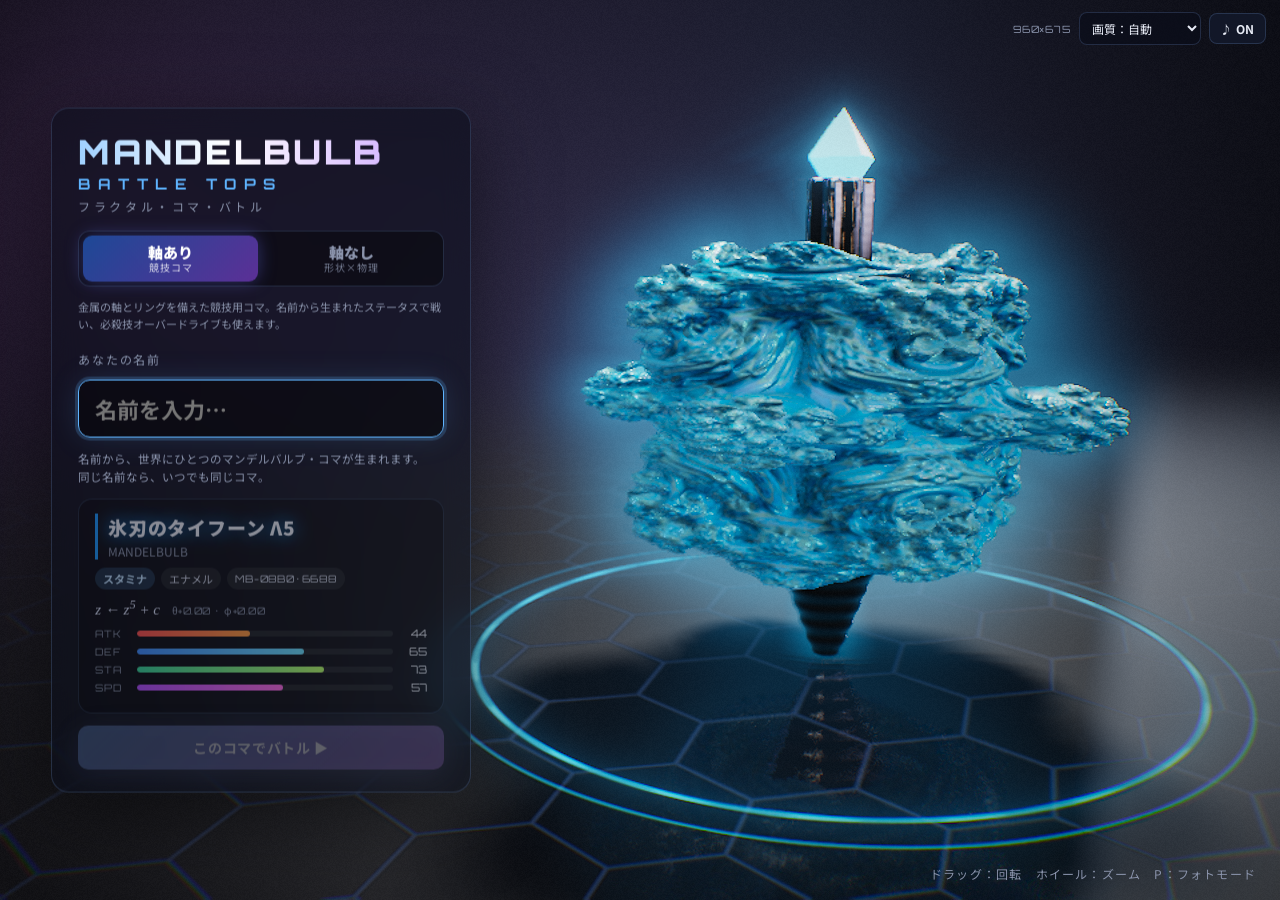
<file: index.html>
<!doctype html>
<html lang="ja">
<head>
<meta charset="utf-8">
<meta name="viewport" content="width=device-width, initial-scale=1, maximum-scale=1, user-scalable=no, viewport-fit=cover">
<title>Mandelbulb Battle Tops</title>
<meta name="theme-color" content="#04050a">
<meta name="mobile-web-app-capable" content="yes">
<meta name="apple-mobile-web-app-capable" content="yes">
<meta name="apple-mobile-web-app-status-bar-style" content="black-translucent">
<link rel="preconnect" href="https://fonts.googleapis.com">
<link rel="preconnect" href="https://fonts.gstatic.com" crossorigin>
<link href="https://fonts.googleapis.com/css2?family=Orbitron:wght@500;700;900&family=Noto+Sans+JP:wght@400;700;900&display=swap" rel="stylesheet">
<link rel="stylesheet" href="css/style.css">
</head>
<body>
<canvas id="gl"></canvas>

<!-- ローディング -->
<div id="loading">
  <div class="spinner"></div>
  <div id="loadMsg">起動中…</div>
</div>

<!-- タイトル / 名前入力 -->
<section id="title" class="screen">
  <div class="panel">
    <div class="logo">
      <div class="l1">MANDELBULB</div>
      <div class="l2">BATTLE&nbsp;TOPS</div>
      <div class="jp">フラクタル・コマ・バトル</div>
    </div>
    <div id="modeSel" class="modeSel" role="tablist">
      <button data-mode="axis" class="on">軸あり<small>競技コマ</small></button>
      <button data-mode="free">軸なし<small>形状×物理</small></button>
    </div>
    <div id="modeHint" class="modeHint"></div>
    <label for="nameInput" class="lbl">あなたの名前</label>
    <input id="nameInput" maxlength="24" placeholder="名前を入力…" autocomplete="off" autocapitalize="off" autocorrect="off" spellcheck="false" enterkeyhint="go">
    <div class="hint">名前から、世界にひとつのマンデルバルブ・コマが生まれます。<br>同じ名前なら、いつでも同じコマ。</div>
    <div id="pCard" class="card"></div>
    <button id="btnFight" class="btn primary" disabled>このコマでバトル ▶</button>
  </div>
  <div class="foot">ドラッグ：回転　ホイール：ズーム　P：フォトモード</div>
  <div class="foot touchOnly">ドラッグ：回転　ピンチ：ズーム</div>
</section>

<!-- VS -->
<section id="vs" class="screen">
  <div class="vsRow">
    <div id="vsP" class="card big left"></div>
    <div class="vsMark">VS</div>
    <div id="vsC" class="card big right"></div>
  </div>
  <div class="vsBtns">
    <button id="btnBack" class="btn">◀ 名前を変える</button>
    <button id="btnReroll" class="btn">相手を変える ⟳</button>
    <button id="btnStart" class="btn primary">バトル開始 ▶</button>
  </div>
</section>

<!-- バトルHUD -->
<section id="hud" class="screen">
  <div class="hudTop">
    <div id="hudP" class="hudSide">
      <div class="hn"><span id="hudPName"></span><span class="pips" id="pipsP"></span></div>
      <div class="hc" id="hudPCode"></div>
      <div class="bar spin"><div id="hudPSpin" class="fill"></div><i id="critP" class="crit"></i><span id="hudPRpm" class="rpm"></span></div>
      <div class="bar sp"><div id="hudPSp" class="fill"></div><span class="spl">OVERDRIVE</span></div>
    </div>
    <div class="hudCenter"><div id="roundNo">ROUND 1</div></div>
    <div id="hudC" class="hudSide right">
      <div class="hn"><span class="pips" id="pipsC"></span><span id="hudCName"></span></div>
      <div class="hc" id="hudCCode"></div>
      <div class="bar spin"><div id="hudCSpin" class="fill"></div><i id="critC" class="crit"></i><span id="hudCRpm" class="rpm"></span></div>
      <div class="bar sp"><div id="hudCSp" class="fill"></div><span class="spl">OVERDRIVE</span></div>
    </div>
  </div>
  <div id="bigMsg"></div>
  <div id="launchUI">
    <div class="lt"><span class="noTouch">SPACE / クリックでシュート！</span><span class="touchOnly">タップでシュート！</span></div>
    <div class="gauge"><div class="zone"></div><div id="needle"></div></div>
    <div id="lockText"></div>
  </div>
  <div class="ctrlHint">WASD / 矢印：移動　SPACE：ダッシュ<span class="odOnly">　E / SHIFT：バルブ・オーバードライブ</span>　ESC：タイトル</div>
  <div class="touchHint">左側をドラッグ：移動　右側タップ / DASH：ダッシュ</div>
  <button id="btnQuit" class="btn tiny quit">✕</button>
  <div id="joy"><div id="joyKnob"></div></div>
  <div class="touchBtns">
    <button id="spBtn" class="tbtn sp">OD</button>
    <button id="dashBtn" class="tbtn">DASH</button>
  </div>
</section>

<!-- リザルト -->
<section id="result" class="screen">
  <div class="resBox">
    <div id="resTitle">VICTORY</div>
    <div id="resSub"></div>
    <div id="resRec"></div>
    <div class="resBtns">
      <button id="btnRematch" class="btn primary">再戦</button>
      <button id="btnNewCpu" class="btn">別の相手</button>
      <button id="btnRename" class="btn">名前を変える</button>
    </div>
  </div>
</section>

<!-- 設定 -->
<div id="settings">
  <span id="photoBadge">PHOTO MODE · 静止して高品質に収束中</span>
  <span id="resBadge"></span>
  <select id="qualitySel" title="画質">
    <option value="auto">画質：自動</option>
    <option value="low">画質：低</option>
    <option value="medium">画質：中</option>
    <option value="high">画質：高</option>
    <option value="ultra">画質：ウルトラ</option>
  </select>
  <button id="photoBtn" class="btn tiny touchOnly" title="フォトモード">📷</button>
  <button id="fsBtn" class="btn tiny touchOnly" title="全画面">⛶</button>
  <button id="soundBtn" class="btn tiny">♪ ON</button>
</div>

<script src="js/topgen.js"></script>
<script src="js/shapephys.js"></script>
<script src="js/shaders.js"></script>
<script src="js/renderer.js"></script>
<script src="js/audio.js"></script>
<script src="js/game.js"></script>
<script src="js/main.js"></script>
</body>
</html>
</file>
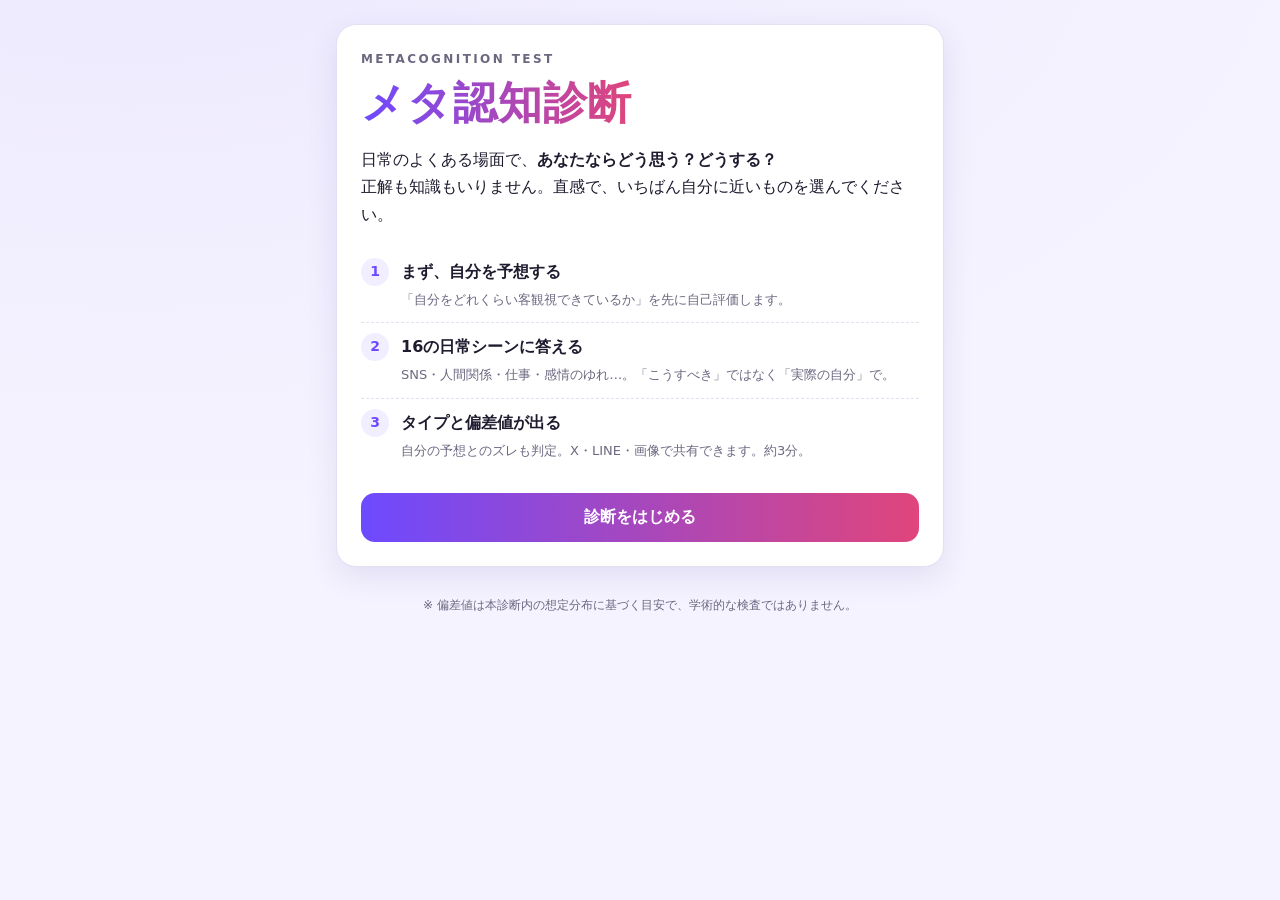
<file: metacognition/index.html>
<!doctype html>
<html lang="ja">
<head>
<meta charset="utf-8">
<meta name="viewport" content="width=device-width, initial-scale=1">
<title>メタ認知診断</title>
<meta name="description" content="日常のよくある場面で、あなたならどう思う？どうする？16の場面から、あなたのメタ認知タイプとメタ認知偏差値を診断します。知識は必要ありません。">
<meta property="og:title" content="メタ認知診断">
<meta property="og:description" content="日常の16場面で分かる、あなたのメタ認知タイプとメタ認知偏差値。">
<meta property="og:type" content="website">
<meta name="twitter:card" content="summary">
<style>
:root{
  --bg:#f5f3ff; --bg2:#ede9fe; --card:#ffffff; --text:#1e1b2e; --muted:#6b6880;
  --line:#e4e0f2; --accent:#6d4aff; --accent2:#e0457b; --ok:#13a36b; --ng:#d9443a;
  --chip:#f1eeff; --shadow:0 10px 30px rgba(60,40,140,.10);
}
@media (prefers-color-scheme: dark){
  :root:not([data-theme="light"]){
    --bg:#0f0d1a; --bg2:#1a1630; --card:#1b1830; --text:#efedf8; --muted:#a19dba;
    --line:#2e2a48; --accent:#9b84ff; --accent2:#ff6f9e; --ok:#3ddc97; --ng:#ff6b61;
    --chip:#262140; --shadow:0 10px 30px rgba(0,0,0,.4);
  }
}
:root[data-theme="dark"]{
  --bg:#0f0d1a; --bg2:#1a1630; --card:#1b1830; --text:#efedf8; --muted:#a19dba;
  --line:#2e2a48; --accent:#9b84ff; --accent2:#ff6f9e; --ok:#3ddc97; --ng:#ff6b61;
  --chip:#262140; --shadow:0 10px 30px rgba(0,0,0,.4);
}
*{box-sizing:border-box}
html,body{margin:0}
body{
  background:radial-gradient(1200px 600px at 10% -10%,var(--bg2),transparent),var(--bg);
  color:var(--text); min-height:100vh;
  font-family:"Hiragino Sans","Noto Sans JP","Yu Gothic UI","Yu Gothic","Meiryo",system-ui,sans-serif;
  line-height:1.7; -webkit-font-smoothing:antialiased;
}
.wrap{max-width:640px;margin:0 auto;padding:24px 16px 64px}
.card{background:var(--card);border:1px solid var(--line);border-radius:20px;padding:24px;box-shadow:var(--shadow)}
h1{font-size:clamp(30px,8vw,44px);line-height:1.2;margin:8px 0 12px;letter-spacing:.02em}
.grad{background:linear-gradient(90deg,var(--accent),var(--accent2));-webkit-background-clip:text;background-clip:text;color:transparent}
.eyebrow{font-size:12px;letter-spacing:.2em;color:var(--muted);font-weight:700}
.muted{color:var(--muted)}
.small{font-size:13px}
.btn{
  display:inline-flex;align-items:center;justify-content:center;gap:8px;
  border:0;border-radius:14px;padding:14px 22px;font-size:16px;font-weight:700;cursor:pointer;
  background:linear-gradient(90deg,var(--accent),var(--accent2));color:#fff;font-family:inherit;
  transition:transform .1s, opacity .2s; text-decoration:none;
}
.btn:active{transform:scale(.97)}
.btn.sub{background:var(--chip);color:var(--text);border:1px solid var(--line)}
.btn.x{background:#000;color:#fff}
.btn.line{background:#06c755;color:#fff}
.btn.block{width:100%}
.points{list-style:none;padding:0;margin:20px 0}
.points li{display:flex;gap:12px;align-items:flex-start;padding:10px 0;border-top:1px dashed var(--line)}
.points li:first-child{border-top:0}
.num{flex:0 0 28px;height:28px;border-radius:50%;background:var(--chip);color:var(--accent);display:grid;place-items:center;font-weight:800;font-size:14px}
.progress{height:8px;background:var(--chip);border-radius:99px;overflow:hidden;margin:6px 0 18px}
.progress>i{display:block;height:100%;background:linear-gradient(90deg,var(--accent),var(--accent2));transition:width .3s}
.qhead{display:flex;justify-content:space-between;align-items:center;font-size:13px;color:var(--muted)}
.tag{display:inline-block;padding:2px 10px;border-radius:99px;background:var(--chip);color:var(--accent);font-weight:700;font-size:12px}
.scene{font-size:13px;font-weight:700;color:var(--accent);margin-top:4px}
.q{font-size:19px;font-weight:700;margin:4px 0 16px;line-height:1.6}
.opts{display:grid;gap:10px}
.opt{
  text-align:left;padding:14px 16px;border-radius:14px;border:2px solid var(--line);background:var(--card);
  color:var(--text);font-size:15px;font-family:inherit;cursor:pointer;line-height:1.5;transition:border-color .15s,background .15s;
}
.opt:hover{border-color:var(--accent)}
.opt.sel{border-color:var(--accent);background:var(--chip)}
.back{background:none;border:0;color:var(--muted);font-family:inherit;font-size:13px;cursor:pointer;margin-top:14px;padding:4px 0}
.back[disabled]{visibility:hidden}
@keyframes fade{from{opacity:0;transform:translateY(6px)}to{opacity:1;transform:none}}
.anim{animation:fade .25s}
.hidden{display:none!important}
.result-top{text-align:center}
.typebadge{font-size:56px;line-height:1;margin:8px 0}
.typename{font-size:clamp(26px,7vw,34px);font-weight:900;margin:4px 0;line-height:1.3}
.typecopy{color:var(--muted);margin:0 0 12px}
.dev{display:flex;justify-content:center;align-items:baseline;gap:8px;margin:16px 0 4px}
.dev .label{font-weight:700;color:var(--muted)}
.dev .val{font-size:64px;font-weight:900;line-height:1}
.stats{display:grid;grid-template-columns:repeat(3,1fr);gap:8px;margin:16px 0}
.stat{background:var(--chip);border-radius:14px;padding:10px;text-align:center}
.stat b{display:block;font-size:22px}
.stat span{font-size:12px;color:var(--muted)}
.radar{display:block;margin:0 auto;max-width:340px;width:100%}
h2{font-size:18px;margin:28px 0 10px}
.box{background:var(--chip);border-radius:14px;padding:14px 16px;font-size:15px}
.share{display:grid;grid-template-columns:1fr 1fr;gap:10px;margin-top:12px}
.share .full{grid-column:1/-1}
.review{list-style:none;padding:0;margin:0;font-size:14px}
.review li{padding:12px 0;border-top:1px solid var(--line)}
.review .you{margin:4px 0}
.review .hint{color:var(--muted);font-size:13px}
.dots{letter-spacing:2px;color:var(--accent)}
.toast{position:fixed;left:50%;bottom:24px;transform:translateX(-50%);background:var(--text);color:var(--bg);padding:10px 18px;border-radius:99px;font-size:14px;opacity:0;transition:opacity .2s;pointer-events:none}
.toast.show{opacity:1}
footer{text-align:center;font-size:12px;color:var(--muted);margin-top:28px}
</style>
</head>
<body>
<div class="wrap">

  <!-- START -->
  <section id="start" class="card">
    <div class="eyebrow">METACOGNITION TEST</div>
    <h1><span class="grad">メタ認知診断</span></h1>
    <p>日常のよくある場面で、<b>あなたならどう思う？どうする？</b><br>正解も知識もいりません。直感で、いちばん自分に近いものを選んでください。</p>
    <ul class="points">
      <li><span class="num">1</span><div><b>まず、自分を予想する</b><br><span class="muted small">「自分をどれくらい客観視できているか」を先に自己評価します。</span></div></li>
      <li><span class="num">2</span><div><b>16の日常シーンに答える</b><br><span class="muted small">SNS・人間関係・仕事・感情のゆれ…。「こうすべき」ではなく「実際の自分」で。</span></div></li>
      <li><span class="num">3</span><div><b>タイプと偏差値が出る</b><br><span class="muted small">自分の予想とのズレも判定。X・LINE・画像で共有できます。約3分。</span></div></li>
    </ul>
    <button class="btn block" id="startBtn">診断をはじめる</button>
  </section>

  <!-- SELF PREDICTION -->
  <section id="predict" class="card hidden">
    <div class="eyebrow">STEP 1 ／ 自己予想</div>
    <div class="q" style="margin-top:10px">あなたは、自分の考え方や感情のクセを、どのくらい客観的に見られていると思いますか？</div>
    <div class="opts" id="predOpts"></div>
    <p class="muted small" style="margin-bottom:0">※ この予想と実際の結果のズレも、メタ認知の大事な指標です。</p>
  </section>

  <!-- QUIZ -->
  <section id="quiz" class="card hidden">
    <div class="qhead"><span id="qcount">Q1 / 16</span><span class="tag" id="qcat"></span></div>
    <div class="progress"><i id="bar" style="width:0%"></i></div>
    <div id="qbody">
      <div class="scene" id="qscene"></div>
      <div class="q" id="qtext"></div>
      <div class="opts" id="opts"></div>
    </div>
    <button class="back" id="backBtn">← ひとつ戻る</button>
  </section>

  <!-- RESULT -->
  <section id="result" class="hidden">
    <div class="card result-top">
      <div class="eyebrow">YOUR METACOGNITION TYPE</div>
      <div class="typebadge" id="rEmoji"></div>
      <div class="typename grad" id="rType"></div>
      <p class="typecopy" id="rCopy"></p>
      <div class="dev"><span class="label">メタ認知偏差値</span><span class="val grad" id="rDev"></span></div>
      <div class="muted small" id="rPct"></div>
      <div class="stats">
        <div class="stat"><b id="rTotal"></b><span>客観視スコア</span></div>
        <div class="stat"><b id="rPred"></b><span>自己予想</span></div>
        <div class="stat"><b id="rGap"></b><span>予想とのズレ</span></div>
      </div>
      <svg class="radar" id="radar" viewBox="0 0 340 300" role="img" aria-label="分野別スコアのレーダーチャート"></svg>
    </div>

    <div class="card" style="margin-top:16px">
      <h2 style="margin-top:0">このタイプの特徴</h2>
      <div class="box" id="rDesc"></div>
      <h2>自己予想とのズレ</h2>
      <div class="box" id="rCalDesc"></div>
      <h2>いちばんの強み・伸びしろ</h2>
      <div class="box" id="rStrong"></div>
      <h2>伸ばすヒント</h2>
      <div class="box" id="rTip"></div>

      <h2>結果をシェア</h2>
      <div class="share">
        <a class="btn x full" id="shareX" target="_blank" rel="noopener">𝕏 でポストする</a>
        <a class="btn line" id="shareLine" target="_blank" rel="noopener">LINEで送る</a>
        <button class="btn sub" id="shareNative">その他で共有</button>
        <button class="btn sub" id="copyBtn">テキストをコピー</button>
        <button class="btn sub" id="imgBtn">結果画像を保存</button>
      </div>
      <p class="muted small" style="margin-bottom:0">画像を保存して投稿に添付すると、タイムラインで目立ちます。</p>

      <h2>あなたの選択の振り返り</h2>
      <p class="muted small" style="margin-top:0">点の数はその選択の「客観視の度合い」（●●● が最大）。どれが良い・悪いではなく、心のクセを知るヒントです。</p>
      <ul class="review" id="review"></ul>

      <button class="btn sub block" id="retryBtn" style="margin-top:20px">もう一度診断する</button>
    </div>
  </section>

  <footer>※ 偏差値は本診断内の想定分布に基づく目安で、学術的な検査ではありません。</footer>
</div>
<div class="toast" id="toast"></div>
<canvas id="cv" width="1200" height="675" class="hidden"></canvas>

<script>
const CATS = {
  cog:  {name:"思考の客観視", short:"思考"},
  emo:  {name:"感情の理解",   short:"感情"},
  soc:  {name:"対人・集団の理解", short:"対人"},
  self: {name:"自己理解",     short:"自己"},
};
// o: [text, points 0-3]. Options are shuffled at runtime.
const SCENES = [
  // 思考
  {c:"cog", s:"SNSで", q:"自分が支持している意見を、強く裏づける記事が流れてきた。",
   o:[["「自分に都合がよすぎるかも」と思い、反対側の意見も探してみる",3],["出典だけ確認して、信頼できそうなら納得する",2],["「やっぱりね」と思ってそのまま読み終える",1],["すぐにシェアして、周りにも広める",0]],
   h:"人は自分の考えに合う情報ばかり集めがち（確証バイアス）。「自分が間違っているとしたら？」と考えられるのはメタ認知の力です。"},
  {c:"cog", s:"仕事・課題で", q:"締め切りまで2週間。ざっと見て「これなら3日で終わりそう」と感じた。",
   o:[["前に似た作業が実際どれくらいかかったかを思い出し、見積もりを直す",3],["念のため、1〜2日くらい余裕をみておく",2],["3日あれば大丈夫なので、しばらく他のことをする",1],["見積もりは考えず、気が向いたときに始める",0]],
   h:"人は所要時間を楽観的に見積もりがち（計画錯誤）。「理想の流れ」ではなく過去の実績を見るのが有効です。"},
  {c:"cog", s:"夜遅くに", q:"へとへとに疲れた夜。大きな買い物をするか、大事な連絡に返信するか迷っている。",
   o:[["「今の自分の判断は当てにならない」と思い、翌朝に回す",3],["カートや下書きに入れておき、少し時間をおく",2],["考えるのも面倒なので、直感で決めてしまう",1],["疲れているときのほうが本音が出るので、今決める",0]],
   h:"疲れていると、じっくり考える思考が働きにくくなります。自分のコンディションを判断材料に入れられるかがポイント。"},
  {c:"cog", s:"話し合いで", q:"議論の途中で、自分の主張に穴があることに気づいてしまった。",
   o:[["「そこは自分が間違っていたかも」と認めて、考えを修正する",3],["その場は黙っておき、あとで一人で考え直す",2],["話題を少しずらして、その点には触れないようにする",1],["気づかなかったことにして、さらに強く主張する",0]],
   h:"自分の考えの誤りに気づき、更新できること。これが思考のメタ認知の中心です。"},
  // 感情
  {c:"emo", s:"友人とのLINEで", q:"送ったメッセージに、半日たっても返信がない。",
   o:[["「自分、不安になってるな」と気づきつつ、相手にも事情があるだろうと考える",3],["気にはなるけど、他のことをして気をまぎらわす",2],["何か気に障ることを言ったかと、やりとりを何度も読み返す",1],["「無視された」と感じて、こちらからも距離を置く",0]],
   h:"感情に気づくことと、感情に飲み込まれることは別物。気持ちを一歩外から眺められると、解釈の選択肢が増えます。"},
  {c:"emo", s:"職場・学校で", q:"理不尽なことで注意されて、強い怒りがわいてきた。",
   o:[["心の中で「今、自分は怒っている」と言葉にし、少し時間をおいてから対応を考える",3],["その場は我慢して、あとで信頼できる人に話を聞いてもらう",2],["家に帰って物に当たったり、大声を出したりして発散する",1],["その場ですぐに言い返す",0]],
   h:"感情に名前をつけると強さが和らぎやすい（感情のラベリング）。一方「発散」はかえって怒りを長引かせることが研究で分かっています。"},
  {c:"emo", s:"週末に", q:"ずっと楽しみにしていた予定が、直前でキャンセルになった。",
   o:[["がっかりしつつも「数日たてば、そこまで気にならないはず」と考える",3],["代わりに何か楽しいことを予定に入れる",2],["その日一日、そのことばかり考えてしまう",1],["「自分はいつもこうだ」と、ほかの嫌なことまで思い出してしまう",0]],
   h:"人は出来事が気持ちに与える影響の大きさや長さを、実際より大きく予測しがち。心は思ったより早く回復します。"},
  {c:"emo", s:"なんとなく", q:"理由ははっきりしないけど、朝からずっとイライラしている。",
   o:[["睡眠不足・空腹・疲れなど、体の状態が原因かもと振り返る",3],["好きな音楽を聴いたりして、気分転換する",2],["周りの言動がいちいち気に障るので、なるべく人を避ける",1],["きっと周りの誰かのせいだと思う",0]],
   h:"体の状態が気分の原因なのに、それを目の前の人や出来事のせいだと取り違えることがあります（情動の誤帰属）。"},
  // 対人
  {c:"soc", s:"待ち合わせで", q:"同僚が約束の時間に20分遅れてきた。最初に頭に浮かぶのは？",
   o:[["「電車が遅れたのかな、何かあったのかも」と状況を想像する",3],["理由を聞いてから判断しようと思う",2],["「時間にルーズな人だな」と思う",1],["「自分は軽く扱われている」と感じる",0]],
   h:"他人の行動の原因を、状況よりも性格に求めすぎる傾向（基本的な帰属の誤り）。自分の遅刻なら「電車のせい」と思うのに、です。"},
  {c:"soc", s:"会議で", q:"全員が賛成している案に、自分だけ小さな懸念を感じている。",
   o:[["「みんな言わないだけかも」と思い、懸念を一言だけ伝えてみる",3],["会議のあと、話しやすい人にこっそり相談する",2],["自分の考えすぎだろうと思い、黙って賛成する",1],["全員が賛成なら正しいはずなので、気にしないことにする",0]],
   h:"実は他の人も同じ懸念を抱えているのに、全員が「自分だけ」と思って黙ることがあります（多元的無知）。"},
  {c:"soc", s:"駅のホームで", q:"人が倒れている。周りには人がたくさんいる。",
   o:[["「誰かがやるだろう」とみんな思っているはずだ、と考えて自分から声をかける",3],["周りの様子を見て、誰かが動いたら一緒に手伝う",2],["駅員さんがすぐ来るだろうと思い、その場を離れる",1],["急いでいるので、気になりつつも通り過ぎる",0]],
   h:"周りに人が多いほど、一人ひとりが動きにくくなります（傍観者効果）。この仕組みを知っているだけで行動が変わります。"},
  {c:"soc", s:"仲間うちで", q:"気の合う仲間との会話で、ある話題についての意見がどんどん過激になってきた。",
   o:[["「この場の空気で極端になっていないか」と一歩引いて考える",3],["違和感はあるけど、空気を壊さない程度に相づちを打つ",2],["盛り上がっているので、一緒に乗っかる",1],["仲間がみんなそう言うなら、それが正しいと確信する",0]],
   h:"似た意見の人同士で話すと、意見が極端な方向に強まりやすい（集団極性化）。SNSのエコーチェンバーとも関係します。"},
  // 自己
  {c:"self", s:"友人に", q:"「なんでそれを選んだの？」と、自分の買ったモノについて聞かれた。",
   o:[["理由を答えつつ、「本当はなんとなくかも」と自分の説明を疑ってみる",3],["思いつく理由を、正直にそのまま答える",2],["「なんとなく」とだけ答えて、深く考えない",1],["自分のことなので、本当の理由をはっきり説明できる自信がある",0]],
   h:"人は自分の選択の本当の理由に気づかず、もっともらしい理由を後付けすることがよくあります（内観の限界）。"},
  {c:"self", s:"評価されて", q:"自分では「よくできた」と思っていた成果物を、人から厳しく評価された。",
   o:[["悔しいけど「自分の評価が甘かったかも」と、指摘を一つずつ検討する",3],["落ち込むが、時間をおいてから見直してみる",2],["「この人は分かっていない」と思う",1],["二度とその人には見せないと決める",0]],
   h:"自己評価は甘くなりやすいもの。外からのフィードバックは、自分を知るための貴重なデータです。"},
  {c:"self", s:"友人を見て", q:"友人が、明らかに偏った思い込みで物事を判断している。",
   o:[["「自分にも同じような思い込みがあるかも」と自分を振り返る",3],["友人に、やんわり別の見方を伝えてみる",2],["「思い込みが激しい人だな」と思う",1],["自分はそういう思い込みはしないタイプだと思う",0]],
   h:"他人の偏りには気づけても、自分の偏りには気づきにくい（バイアスの盲点）。他人は自分を映す鏡でもあります。"},
  {c:"self", s:"結果が出て", q:"スポーツの試合や選挙など、予想していたことの結果が出た。",
   o:[["前もって予想をメモしておいたので、それと照らし合わせる",3],["当たった予想も外れた予想も、両方思い出そうとする",2],["当たった予想のことがよく印象に残る",1],["「最初からこうなると思っていた」と感じる",0]],
   h:"結果を知ると「最初から分かっていた」と記憶が書き換わります（後知恵バイアス）。予想は書き残すと自分の精度が分かります。"},
];

const PRED = [
  ["ほとんど見られていないと思う",20],["あまり見られていないと思う",40],["人並みには見られていると思う",60],["かなり見られていると思う",80],["ほぼ完璧に見られていると思う",95],
];

const TYPES = {
  sage:   {emoji:"🔮", name:"明鏡止水の賢者", copy:"心の動きも、自分の実力も、正確に見えている。",
           desc:"どんな場面でも一歩引いて自分の思考や感情を眺め、そのうえで行動を選べるタイプ。しかも自分のその力を正しく把握しています。周りからは「冷静で頼れる人」と見られがち。",
           tip:"気づいたことを他人に押しつけず「問い」の形で伝えると、あなたの視点は周りにもっと届きます。"},
  humble: {emoji:"🔬", name:"謙虚な科学者", copy:"実はかなり客観的。なのに自己評価は控えめ。",
           desc:"実際には自分を客観視する力が高いのに、自分ではそれを低く見積もっています。慎重さは強みですが、良い気づきを口に出さずにしまい込んでしまうことも。",
           tip:"あなたの「なんか違う気がする」は、かなり当たっています。もう少し自分の感覚を信じて、口に出してみて。"},
  bold:   {emoji:"🚀", name:"勇敢な理論家", copy:"客観視は得意。でも自己評価はそれ以上。",
           desc:"自分を客観的に見る力は十分にありますが、自己評価はそれをさらに上回っています。自信があるぶん決断が速い一方、「自分は大丈夫」という油断が隙になることも。",
           tip:"確信が強いときほど「自分が間違っているとしたら、なぜ？」を一つだけ考える習慣を。精度が一段上がります。"},
  brave:  {emoji:"🧭", name:"自信の航海士", copy:"地図がなくても進む。ときどき座礁する。",
           desc:"迷わず動ける行動派ですが、「自分はわかっている」という感覚と実際の行動のあいだにズレがあります。気づかないうちに感情や空気に流されているかもしれません。",
           tip:"一日の終わりに「今日、感情に動かされた場面はあった？」と振り返るだけで、メタ認知はぐっと伸びます。"},
  socrates:{emoji:"🦉", name:"無知の知の哲学者", copy:"「まだ見えていない」が見えている。それが才能。",
           desc:"とっさの場面では思考や感情に流されやすいものの、自分のそうした傾向を正直に把握できています。自分を正しく知っていることは、メタ認知の土台そのもの。伸びしろが最も大きいタイプです。",
           tip:"心が動いたとき、「今、自分は〇〇と感じている」と心の中で実況してみて。それだけで反応と行動のあいだに余白が生まれます。"},
  cog:    {emoji:"🧠", name:"思考のハッカー", copy:"自分の考えのバグを、自分で見つけて直せる人。",
           desc:"とくに「自分の考え方そのもの」を客観視する力が強いタイプ。思い込みや楽観的な見積もりに気づき、考えをアップデートできます。",
           tip:"思考を見る力はすでに十分。次は感情や体調が判断にどう影響しているかに目を向けると、さらに隙がなくなります。"},
  emo:    {emoji:"💗", name:"感情の翻訳家", copy:"心のざわめきを、言葉に変えられる人。",
           desc:"とくに自分の感情の動きに気づき、飲み込まれずに扱う力が強いタイプ。イライラや不安の正体を見極められるので、人間関係でも落ち着いていられます。",
           tip:"感情を読む力を「集団の空気」にも向けてみて。場の雰囲気に流されているときにも気づけるようになります。"},
  soc:    {emoji:"🌐", name:"社会の観察者", copy:"人の群れの動きを、一歩引いて眺めている。",
           desc:"とくに他人の行動や集団の空気を客観的に捉える力が強いタイプ。相手の事情を想像でき、同調圧力にも流されにくいのが持ち味です。",
           tip:"その観察眼を自分自身にも向けてみて。「自分も今、思い込みで判断していない？」と問えると最強です。"},
  self:   {emoji:"🪞", name:"内省の探偵", copy:"自分という最大の謎に挑む人。",
           desc:"とくに「自分のことを分かったつもりにならない」力が強いタイプ。自分の説明や評価を疑い、フィードバックから学べます。",
           tip:"内省だけでは限界があるのも事実。信頼できる人に「自分ってどう見える？」と聞いてみると、自己理解がさらに深まります。"},
};

const $ = id => document.getElementById(id);
let order = [], idx = 0, picks = [], pred = null, current = [];

function shuffle(arr){ const a = arr.slice(); for(let i=a.length-1;i>0;i--){const j=Math.floor(Math.random()*(i+1));[a[i],a[j]]=[a[j],a[i]];} return a; }
function show(id){ for(const s of ["start","predict","quiz","result"]) $(s).classList.toggle("hidden", s!==id); window.scrollTo({top:0}); }

function start(){
  // interleave categories so the same kind of scene doesn't repeat back to back
  const by = {}; for(const k in CATS) by[k] = shuffle(SCENES.filter(x=>x.c===k));
  order = []; for(let r=0;r<4;r++) for(const k of shuffle(Object.keys(CATS))) order.push(by[k][r]);
  current = order.map(sc => shuffle(sc.o));
  idx = 0; picks = new Array(order.length).fill(null); pred = null;
  const box = $("predOpts"); box.innerHTML = "";
  PRED.forEach(([t,v])=>{
    const b = document.createElement("button"); b.className="opt"; b.textContent=t;
    b.onclick = () => { pred = v; b.classList.add("sel"); setTimeout(()=>{ show("quiz"); renderQ(); }, 180); };
    box.appendChild(b);
  });
  show("predict");
}

function renderQ(){
  const sc = order[idx];
  $("qcount").textContent = `Q${idx+1} / ${order.length}`;
  $("qcat").textContent = CATS[sc.c].short;
  $("bar").style.width = (idx/order.length*100)+"%";
  $("qscene").textContent = "📍 " + sc.s;
  $("qtext").textContent = sc.q + " あなたなら？";
  const box = $("opts"); box.innerHTML = "";
  current[idx].forEach((o,i)=>{
    const b = document.createElement("button");
    b.className = "opt" + (picks[idx]===i ? " sel" : ""); b.textContent = o[0];
    b.onclick = () => choose(i);
    box.appendChild(b);
  });
  $("backBtn").disabled = idx===0;
  const body = $("qbody"); body.classList.remove("anim"); void body.offsetWidth; body.classList.add("anim");
}

let locked = false;
function choose(i){
  if(locked) return; locked = true;
  picks[idx] = i;
  [...$("opts").children].forEach((c,k)=>c.classList.toggle("sel",k===i));
  setTimeout(()=>{ locked = false; idx++; if(idx>=order.length) finish(); else { renderQ(); window.scrollTo({top:0,behavior:"smooth"}); } }, 220);
}

// ---- scoring ----
function normCdf(z){
  const t = 1/(1+0.2316419*Math.abs(z));
  const d = 0.3989423*Math.exp(-z*z/2);
  const p = d*t*(0.3193815+t*(-0.3565638+t*(1.781478+t*(-1.821256+t*1.330274))));
  return z>0 ? 1-p : p;
}
const ptsOf = i => current[i][picks[i]][1];

function score(){
  const cat = {};
  for(const k in CATS){
    let s=0, n=0; order.forEach((sc,i)=>{ if(sc.c===k){ s+=ptsOf(i); n++; } });
    cat[k] = Math.round(s/(n*3)*100);
  }
  const sum = order.reduce((s,_,i)=>s+ptsOf(i),0);
  const total = Math.round(sum/(order.length*3)*100);
  const gap = pred - total; // + overestimate, - underestimate
  const cal = Math.max(0, Math.min(100, Math.round(100 - Math.abs(gap)*2)));
  const metric = 0.75*total + 0.25*cal;
  let dev = 50 + (metric-68)/12*10;
  dev = Math.round(Math.max(25, Math.min(80, dev))*10)/10;
  const top = Math.max(0.1, (1-normCdf((dev-50)/10))*100);
  return {cat, total, gap, cal, dev, top};
}

function pickType(s){
  const T = s.total, g = s.gap;
  if(T>=80 && Math.abs(g)<=15) return "sage";
  if(T>=70 && g < -15) return "humble";
  if(T>=70 && g > 15) return "bold";
  if(g > 15) return "brave";
  if(T<55) return "socrates";
  let best = "cog"; for(const k in s.cat) if(s.cat[k] > s.cat[best]) best = k;
  return best;
}

function calText(s){
  const p = Math.abs(s.gap);
  if(p<=10) return `自己予想 ${pred} に対して、実際の客観視スコアは ${s.total}。ズレはわずか ${p} ポイントで、<b>自分のことをかなり正確に把握できています</b>。これこそメタ認知の中核です。`;
  if(s.gap>0) return `自己予想 ${pred} に対して、実際の客観視スコアは ${s.total}。<b>自分を ${p} ポイント高く見積もっていました</b>。人は誰でも自己評価が甘くなりがちです。「分かっているつもり」に気づけたこと自体が、伸びるチャンスです。`;
  return `自己予想 ${pred} に対して、実際の客観視スコアは ${s.total}。<b>自分を ${p} ポイント低く見積もっていました</b>。実際のあなたは、自分で思うよりずっと冷静に物事を見られています。`;
}
function strongText(s){
  const ks = Object.keys(s.cat); ks.sort((a,b)=>s.cat[b]-s.cat[a]);
  const hi = ks[0], lo = ks[ks.length-1];
  if(s.cat[hi]===s.cat[lo]) return `4つの分野がすべて ${s.cat[hi]} 点で並んでいます。どの場面でもブレの少ない、バランス型です。`;
  return `<b>強み：${CATS[hi].name}（${s.cat[hi]}点）</b><br>伸びしろ：${CATS[lo].name}（${s.cat[lo]}点）`;
}
const signed = v => (v>0?"+":"")+v;
const topText = s => s.top<1 ? s.top.toFixed(1) : String(Math.round(s.top));

let lastResult = null;
function finish(){
  $("bar").style.width = "100%";
  const s = score(); const t = TYPES[pickType(s)];
  lastResult = {s, t};
  $("rEmoji").textContent = t.emoji;
  $("rType").textContent = t.name;
  $("rCopy").textContent = t.copy;
  $("rDev").textContent = s.dev.toFixed(1);
  $("rPct").textContent = `上位 約${topText(s)}%`;
  $("rTotal").textContent = s.total;
  $("rPred").textContent = pred;
  $("rGap").textContent = signed(s.gap);
  $("rDesc").textContent = t.desc;
  $("rCalDesc").innerHTML = calText(s);
  $("rStrong").innerHTML = strongText(s);
  $("rTip").textContent = t.tip;
  drawRadarSvg(s);
  const rv = $("review"); rv.innerHTML = "";
  order.forEach((sc,i)=>{
    const p = ptsOf(i);
    const li = document.createElement("li");
    const head = document.createElement("div");
    head.innerHTML = `<span class="tag">${CATS[sc.c].short}</span> <span class="dots">${"●".repeat(p)}${"○".repeat(3-p)}</span>`;
    const q = document.createElement("div"); q.textContent = sc.q;
    const you = document.createElement("div"); you.className="you"; you.textContent = "あなた：" + current[i][picks[i]][0];
    const hint = document.createElement("div"); hint.className="hint"; hint.textContent = "💡 " + sc.h;
    li.append(head, q, you, hint); rv.appendChild(li);
  });
  setupShare(s, t);
  show("result");
}

// ---- radar ----
function radarAxes(s){
  return [
    {label:"思考", v:s.cat.cog}, {label:"感情", v:s.cat.emo}, {label:"対人", v:s.cat.soc},
    {label:"自己", v:s.cat.self}, {label:"自己評価", v:s.cal},
  ];
}
function radarPts(axes, cx, cy, r){
  return axes.map((a,i)=>{ const ang = -Math.PI/2 + i*2*Math.PI/axes.length; return {x:cx+Math.cos(ang)*r, y:cy+Math.sin(ang)*r, ang}; });
}
function valuePts(axes, cx, cy, R){
  return axes.map((a,i)=>{ const ang=-Math.PI/2+i*2*Math.PI/axes.length, rr=R*Math.max(0.04,a.v/100); return {x:cx+Math.cos(ang)*rr, y:cy+Math.sin(ang)*rr}; });
}
function drawRadarSvg(s){
  const svg = $("radar"); const axes = radarAxes(s);
  const cx=170, cy=155, R=105; const css = getComputedStyle(document.documentElement);
  const line = css.getPropertyValue("--line").trim(), accent = css.getPropertyValue("--accent").trim(), muted = css.getPropertyValue("--muted").trim(), text = css.getPropertyValue("--text").trim();
  let h = "";
  for(const k of [0.25,0.5,0.75,1]){
    const p = radarPts(axes,cx,cy,R*k).map(p=>`${p.x.toFixed(1)},${p.y.toFixed(1)}`).join(" ");
    h += `<polygon points="${p}" fill="none" stroke="${line}" stroke-width="1"/>`;
  }
  radarPts(axes,cx,cy,R).forEach((p,i)=>{
    h += `<line x1="${cx}" y1="${cy}" x2="${p.x}" y2="${p.y}" stroke="${line}"/>`;
    const lx = cx+Math.cos(p.ang)*(R+26), ly = cy+Math.sin(p.ang)*(R+24);
    h += `<text x="${lx}" y="${ly}" text-anchor="middle" dominant-baseline="middle" font-size="13" font-weight="700" fill="${text}">${axes[i].label}</text>`;
    h += `<text x="${lx}" y="${ly+16}" text-anchor="middle" dominant-baseline="middle" font-size="11" fill="${muted}">${axes[i].v}</text>`;
  });
  const vp = valuePts(axes,cx,cy,R).map(p=>`${p.x.toFixed(1)},${p.y.toFixed(1)}`).join(" ");
  h += `<polygon points="${vp}" fill="${accent}" fill-opacity=".28" stroke="${accent}" stroke-width="2.5" stroke-linejoin="round"/>`;
  svg.innerHTML = h;
}

// ---- share ----
function pageUrl(){ return /^https?:/.test(location.protocol) ? location.href.split(/[?#]/)[0] : ""; }
function shareText(s,t){
  return `【メタ認知診断】\n私のタイプは「${t.emoji}${t.name}」\nメタ認知偏差値 ${s.dev.toFixed(1)}（上位約${topText(s)}%）\n客観視スコア${s.total}・自己予想とのズレ${signed(s.gap)}\n#メタ認知診断`;
}
function setupShare(s,t){
  const text = shareText(s,t), url = pageUrl();
  $("shareX").href = "https://twitter.com/intent/tweet?text="+encodeURIComponent(text)+(url?"&url="+encodeURIComponent(url):"");
  $("shareLine").href = "https://line.me/R/share?text="+encodeURIComponent(text+(url?"\n"+url:""));
  $("shareNative").classList.toggle("hidden", !navigator.share);
}
function toast(m){ const el=$("toast"); el.textContent=m; el.classList.add("show"); clearTimeout(toast._t); toast._t=setTimeout(()=>el.classList.remove("show"),1800); }

function roundRect(ctx,x,y,w,h,r){ ctx.beginPath(); ctx.moveTo(x+r,y); ctx.arcTo(x+w,y,x+w,y+h,r); ctx.arcTo(x+w,y+h,x,y+h,r); ctx.arcTo(x,y+h,x,y,r); ctx.arcTo(x,y,x+w,y,r); ctx.closePath(); }
function makeImage(){
  const {s,t} = lastResult; const cv = $("cv"); const ctx = cv.getContext("2d");
  const W=1200, H=675, F='"Hiragino Sans","Noto Sans JP","Yu Gothic UI","Yu Gothic","Meiryo",sans-serif';
  const g = ctx.createLinearGradient(0,0,W,H); g.addColorStop(0,"#1b1240"); g.addColorStop(1,"#3a0f33");
  ctx.fillStyle=g; ctx.fillRect(0,0,W,H);
  ctx.fillStyle="rgba(255,255,255,.06)"; roundRect(ctx,40,40,W-80,H-80,32); ctx.fill();
  const tg = ctx.createLinearGradient(80,0,700,0); tg.addColorStop(0,"#a993ff"); tg.addColorStop(1,"#ff7aa8");
  ctx.textBaseline="alphabetic"; ctx.textAlign="left";
  ctx.fillStyle="rgba(255,255,255,.65)"; ctx.font=`700 26px ${F}`; ctx.fillText("METACOGNITION TEST ｜ メタ認知診断",90,110);
  ctx.font=`88px ${F}`; ctx.fillStyle="#fff"; ctx.fillText(t.emoji,90,230);
  ctx.fillStyle=tg; ctx.font=`900 64px ${F}`; ctx.fillText(t.name,200,222);
  ctx.fillStyle="rgba(255,255,255,.75)"; ctx.font=`500 26px ${F}`; ctx.fillText(t.copy,92,280);
  ctx.fillStyle="rgba(255,255,255,.7)"; ctx.font=`700 30px ${F}`; ctx.fillText("メタ認知偏差値",92,380);
  ctx.fillStyle=tg; ctx.font=`900 150px ${F}`; ctx.fillText(s.dev.toFixed(1),86,520);
  ctx.fillStyle="rgba(255,255,255,.8)"; ctx.font=`700 28px ${F}`;
  ctx.fillText(`上位 約${topText(s)}%　客観視 ${s.total}　予想とのズレ ${signed(s.gap)}`,92,580);
  const axes = radarAxes(s), cx=930, cy=360, R=160;
  ctx.strokeStyle="rgba(255,255,255,.18)"; ctx.lineWidth=2;
  for(const k of [0.25,0.5,0.75,1]){ const p=radarPts(axes,cx,cy,R*k); ctx.beginPath(); p.forEach((q,i)=>i?ctx.lineTo(q.x,q.y):ctx.moveTo(q.x,q.y)); ctx.closePath(); ctx.stroke(); }
  radarPts(axes,cx,cy,R).forEach((p,i)=>{
    ctx.beginPath(); ctx.moveTo(cx,cy); ctx.lineTo(p.x,p.y); ctx.stroke();
    const lx=cx+Math.cos(p.ang)*(R+48), ly=cy+Math.sin(p.ang)*(R+34);
    ctx.textAlign="center"; ctx.fillStyle="#fff"; ctx.font=`700 24px ${F}`; ctx.fillText(axes[i].label,lx,ly);
    ctx.fillStyle="rgba(255,255,255,.6)"; ctx.font=`500 20px ${F}`; ctx.fillText(String(axes[i].v),lx,ly+24);
  });
  ctx.beginPath(); valuePts(axes,cx,cy,R).forEach((q,i)=>i?ctx.lineTo(q.x,q.y):ctx.moveTo(q.x,q.y));
  ctx.closePath(); ctx.fillStyle="rgba(169,147,255,.38)"; ctx.fill(); ctx.strokeStyle="#c5b6ff"; ctx.lineWidth=4; ctx.lineJoin="round"; ctx.stroke();
  ctx.textAlign="right"; ctx.fillStyle="rgba(255,255,255,.55)"; ctx.font=`700 24px ${F}`; ctx.fillText("#メタ認知診断",W-90,H-62);
  ctx.textAlign="left";
  return new Promise(res=>cv.toBlob(res,"image/png"));
}

$("startBtn").onclick = start;
$("retryBtn").onclick = () => show("start");
$("backBtn").onclick = () => { if(idx>0 && !locked){ idx--; renderQ(); } };
$("copyBtn").onclick = async () => {
  const {s,t} = lastResult; const url = pageUrl();
  try{ await navigator.clipboard.writeText(shareText(s,t)+(url?"\n"+url:"")); toast("コピーしました"); }
  catch(e){ toast("コピーできませんでした"); }
};
$("imgBtn").onclick = async () => {
  const blob = await makeImage(); const a = document.createElement("a");
  a.href = URL.createObjectURL(blob); a.download = "metacognition-result.png"; a.click();
  setTimeout(()=>URL.revokeObjectURL(a.href), 2000); toast("画像を保存しました");
};
$("shareNative").onclick = async () => {
  const {s,t} = lastResult; const url = pageUrl(); const text = shareText(s,t);
  try{
    const blob = await makeImage(); const file = new File([blob],"metacognition-result.png",{type:"image/png"});
    if(navigator.canShare && navigator.canShare({files:[file]})) await navigator.share({text:text+(url?"\n"+url:""), files:[file]});
    else await navigator.share({text, url:url||undefined});
  }catch(e){ /* user cancelled */ }
};
</script>
</body>
</html>
</file>
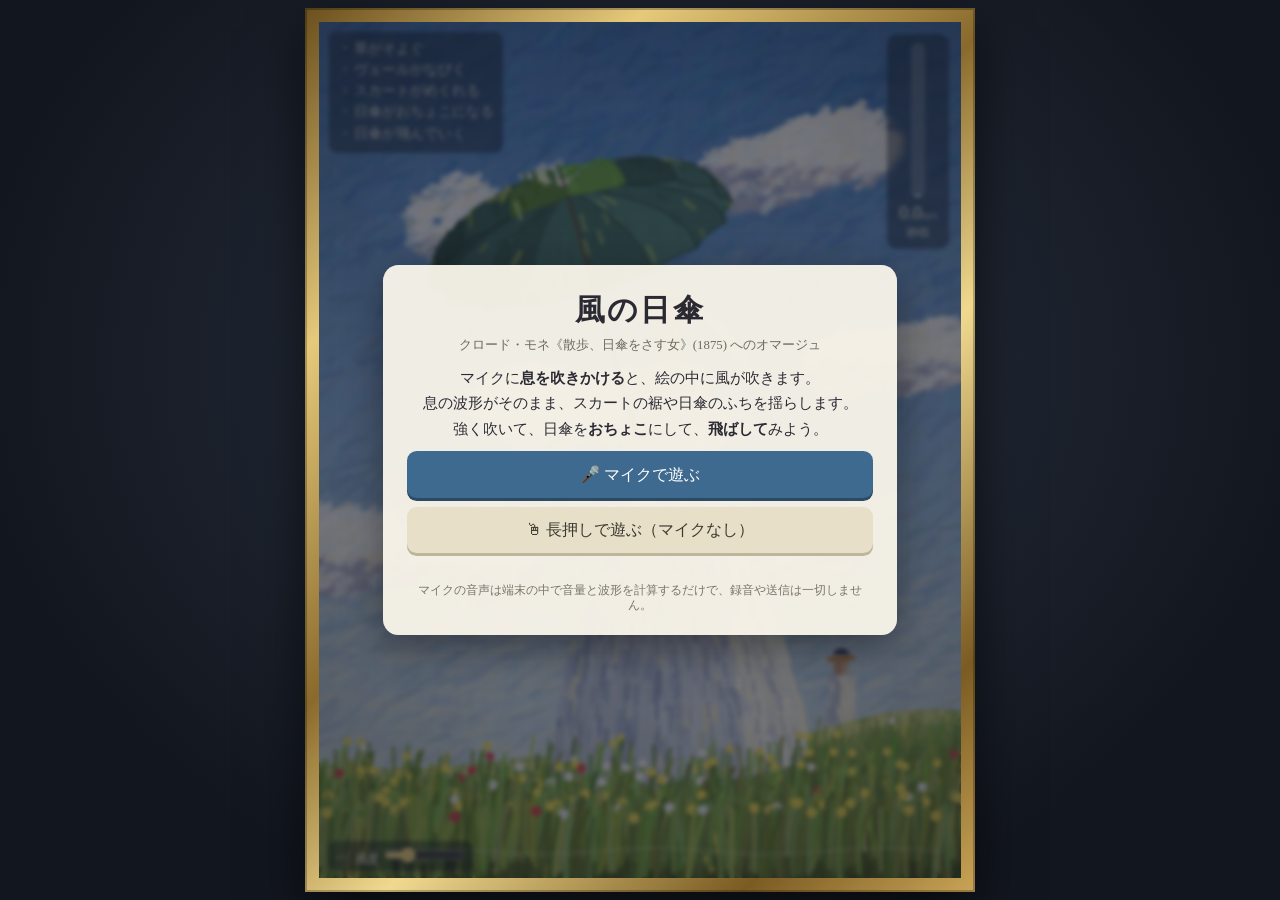
<file: parasol/index.html>
<!doctype html>
<html lang="ja">
<head>
<meta charset="utf-8">
<meta name="viewport" content="width=device-width, initial-scale=1, viewport-fit=cover">
<title>風の日傘 — 息で吹く印象派</title>
<meta name="description" content="マイクに息を吹きかけると、モネ《日傘をさす女》風の絵に風が吹く。息の波形で日傘とスカートがはためくミニゲーム。">
<meta property="og:title" content="風の日傘 — 息で吹く印象派">
<meta property="og:description" content="マイクに息を吹きかけて、絵の中に風を起こそう。日傘をおちょこにして、飛ばせるか？">
<meta property="og:type" content="website">
<meta name="twitter:card" content="summary">
<style>
*{box-sizing:border-box}
html,body{margin:0;height:100%;background:#161b24;color:#f6f0e0;overflow:hidden;
  font-family:"Hiragino Mincho ProN","Yu Mincho","YuMincho","Noto Serif JP",serif;
  user-select:none;-webkit-user-select:none;-webkit-touch-callout:none;touch-action:none}
#stage{position:fixed;inset:0;display:flex;align-items:center;justify-content:center;
  background:radial-gradient(ellipse at 50% 40%,#2a3242 0%,#12161e 75%)}
#frame{padding:.8em;background:linear-gradient(135deg,#6b4f1d,#e6c97a 22%,#8a6a2c 45%,#f0d98f 62%,#7a5b22 85%,#c9a457);
  box-shadow:0 18px 50px rgba(0,0,0,.6), inset 0 0 0 2px rgba(0,0,0,.25)}
#wrap{position:relative;box-shadow:inset 0 0 0 1px rgba(0,0,0,.4)}
canvas{display:block}
#hud{position:absolute;inset:0;pointer-events:none}
#missions{position:absolute;left:.7em;top:.7em;background:rgba(20,24,34,.42);backdrop-filter:blur(3px);
  -webkit-backdrop-filter:blur(3px);border-radius:.6em;padding:.45em .7em;font-size:.8em;line-height:1.55}
#missions .m{opacity:.75;transition:opacity .3s,color .3s}
#missions .m.done{opacity:1;color:#ffe9a3}
#missions .m .b{display:inline-block;width:1.15em}
#timer{margin-top:.25em;font-size:.9em;opacity:.85;font-variant-numeric:tabular-nums}
#meter{position:absolute;right:.7em;top:.7em;width:3.6em;text-align:center;background:rgba(20,24,34,.42);
  backdrop-filter:blur(3px);-webkit-backdrop-filter:blur(3px);border-radius:.6em;padding:.5em .3em}
#bar{position:relative;width:.8em;height:9em;margin:0 auto;border-radius:.4em;background:rgba(255,255,255,.18);overflow:hidden}
#fill{position:absolute;left:0;right:0;bottom:0;height:0;background:linear-gradient(0deg,#9fd7ff,#fff3b0 60%,#ff9d7a)}
#peak{position:absolute;left:-.1em;right:-.1em;height:2px;background:#fff;bottom:0;opacity:.8}
#ms{margin-top:.35em;font-size:1.05em;font-variant-numeric:tabular-nums}
#ms small{font-size:.6em;opacity:.8}
#bf{font-size:.66em;opacity:.85;margin-top:.1em;white-space:nowrap}
#msg{position:absolute;left:0;right:0;top:40%;text-align:center;font-size:1.7em;font-weight:700;
  color:#fff;text-shadow:0 2px 10px rgba(0,0,0,.55),0 0 2px rgba(0,0,0,.6);opacity:0;transform:translateY(0)}
#msg.show{animation:pop 1.9s ease-out forwards}
@keyframes pop{0%{opacity:0;transform:translateY(.5em) scale(.9)}12%{opacity:1;transform:translateY(0) scale(1.05)}
  25%{transform:scale(1)}75%{opacity:1}100%{opacity:0;transform:translateY(-.8em)}}
#hint{position:absolute;left:0;right:0;bottom:3.4em;text-align:center;font-size:.9em;
  text-shadow:0 1px 6px rgba(0,0,0,.7);transition:opacity .6s}
#ctrl{position:absolute;left:.7em;bottom:.6em;font-size:.72em;pointer-events:auto;display:flex;gap:.6em;align-items:center;
  background:rgba(20,24,34,.42);border-radius:.6em;padding:.25em .6em}
#ctrl input{width:6em;accent-color:#e6c97a}
#mode{opacity:.85}
.ov{position:absolute;inset:0;display:flex;align-items:center;justify-content:center;
  background:rgba(14,18,28,.55);backdrop-filter:blur(2px);-webkit-backdrop-filter:blur(2px)}
.ov.hidden{display:none}
.card{width:84%;max-width:30em;background:rgba(250,246,234,.95);color:#2b2a33;border-radius:.9em;
  padding:1.3em 1.4em;text-align:center;box-shadow:0 12px 40px rgba(0,0,0,.4)}
.card h1{margin:.1em 0 .2em;font-size:1.75em;letter-spacing:.08em}
.card h2{margin:.1em 0 .4em;font-size:1.5em}
.card .sub{font-size:.75em;color:#6f6a5e;margin-bottom:.9em}
.card p{font-size:.88em;line-height:1.7;margin:.5em 0}
.card .note{font-size:.68em;color:#7a7568;margin-top:.9em}
.btn{display:block;width:100%;margin:.55em 0 0;padding:.75em 1em;font:inherit;font-size:.95em;border:0;border-radius:.6em;cursor:pointer;
  background:#3f6a8f;color:#fff;box-shadow:0 3px 0 #2a4a66}
.btn:active{transform:translateY(2px);box-shadow:0 1px 0 #2a4a66}
.btn.alt{background:#e7dfc8;color:#3b382f;box-shadow:0 3px 0 #bfb59a}
.btn.x{background:#111;box-shadow:0 3px 0 #000}
.res{display:flex;justify-content:center;gap:1.6em;margin:.6em 0 .2em}
.res div{font-size:.75em;color:#6f6a5e}
.res b{display:block;font-size:1.9em;color:#2b2a33;font-variant-numeric:tabular-nums}
#err{color:#b2402f;font-size:.8em;min-height:1em;margin-top:.4em}
</style>
</head>
<body>
<div id="stage"><div id="frame"><div id="wrap">
  <canvas id="cv"></canvas>
  <div id="hud">
    <div id="missions"></div>
    <div id="meter"><div id="bar"><div id="fill"></div><div id="peak"></div></div>
      <div id="ms">0.0<small>m/s</small></div><div id="bf">静穏</div></div>
    <div id="msg"></div>
    <div id="hint"></div>
    <div id="ctrl"><span id="mode">—</span><label>感度 <input id="sens" type="range" min="0.3" max="3" step="0.1" value="1"></label></div>
  </div>
  <div id="start" class="ov"><div class="card">
    <h1>風の日傘</h1>
    <div class="sub">クロード・モネ《散歩、日傘をさす女》(1875) へのオマージュ</div>
    <p>マイクに<b>息を吹きかける</b>と、絵の中に風が吹きます。<br>
      息の波形がそのまま、スカートの裾や日傘のふちを揺らします。<br>
      強く吹いて、日傘を<b>おちょこ</b>にして、<b>飛ばして</b>みよう。</p>
    <button class="btn" id="bMic">🎤 マイクで遊ぶ</button>
    <button class="btn alt" id="bHold">🖱 長押しで遊ぶ（マイクなし）</button>
    <div id="err"></div>
    <div class="note">マイクの音声は端末の中で音量と波形を計算するだけで、録音や送信は一切しません。</div>
  </div></div>
  <div id="clear" class="ov hidden"><div class="card">
    <h2>印象、風。</h2>
    <p>草も、ヴェールも、スカートも、日傘も。<br>ぜんぶ風に吹かせました。</p>
    <div class="res"><div>クリアタイム<b id="rTime">0.0</b>秒</div><div>最大風速<b id="rWind">0.0</b>m/s</div></div>
    <button class="btn" id="bAgain">もう一度吹く</button>
    <button class="btn x" id="bShare">𝕏 でシェア</button>
    <button class="btn alt" id="bFree">このまま絵で遊ぶ</button>
  </div></div>
</div></div></div>

<script>
'use strict';
// ------------------------------------------------------------------ utils
const W = 600, H = 800;
const clamp = (x, a, b) => x < a ? a : x > b ? b : x;
const lerp = (a, b, t) => a + (b - a) * t;
const sst = (a, b, x) => { const t = clamp((x - a) / (b - a), 0, 1); return t * t * (3 - 2 * t); };
function rng(seed) { return function () { seed |= 0; seed = seed + 0x6D2B79F5 | 0; let t = Math.imul(seed ^ seed >>> 15, 1 | seed);
  t = t + Math.imul(t ^ t >>> 7, 61 | t) ^ t; return ((t ^ t >>> 14) >>> 0) / 4294967296; }; }
const hsl = (h, s, l, a = 1) => `hsla(${h.toFixed(1)},${s.toFixed(1)}%,${l.toFixed(1)}%,${a})`;
function dab(g, x, y, ang, len, w, col) {
  const dx = Math.cos(ang) * len * .5, dy = Math.sin(ang) * len * .5;
  g.strokeStyle = col; g.lineWidth = w; g.beginPath(); g.moveTo(x - dx, y - dy); g.lineTo(x + dx, y + dy); g.stroke();
}
const crestY = x => 692 - 45 * sst(250, 600, x) + 6 * Math.sin(x * .02);

const cv = document.getElementById('cv');
const ctx = cv.getContext('2d');
let scale = 1, dpr = 1;
function makeLayer() {
  const c = document.createElement('canvas');
  c.width = Math.round(W * scale * dpr); c.height = Math.round(H * scale * dpr);
  const g = c.getContext('2d'); g.setTransform(scale * dpr, 0, 0, scale * dpr, 0, 0);
  g.lineCap = 'round'; g.lineJoin = 'round';
  return { c, g };
}

// ------------------------------------------------------------------ static layers
let skyL, landL, bodyL, texL, clouds = [];

function paintSky() {
  skyL = makeLayer(); const g = skyL.g, r = rng(11);
  const gr = g.createLinearGradient(0, 0, 0, 720);
  gr.addColorStop(0, '#4b79bb'); gr.addColorStop(.45, '#7fa8d8'); gr.addColorStop(1, '#d4e2e8');
  g.fillStyle = gr; g.fillRect(0, 0, W, H);
  for (let i = 0; i < 3200; i++) {
    const x = r() * W, y = r() * 740, t = y / 740;
    const col = hsl(212 + (r() - .5) * 14, 50 - t * 18 + (r() - .5) * 14, 48 + t * 36 + (r() - .5) * 12, .5);
    dab(g, x, y, -.55 + (r() - .5) * .8, 14 + r() * 18, 3 + r() * 4, col);
  }
  // warm haze toward the horizon
  for (let i = 0; i < 500; i++) {
    const x = r() * W, y = 520 + r() * 200;
    dab(g, x, y, -.3 + (r() - .5) * .6, 14 + r() * 16, 3 + r() * 3, hsl(45, 40, 88, .25));
  }
}

function makeCloud(seed, w, h) {
  const L = { c: document.createElement('canvas') };
  L.c.width = Math.round(w * scale * dpr); L.c.height = Math.round(h * scale * dpr);
  const g = L.c.getContext('2d'); g.setTransform(scale * dpr, 0, 0, scale * dpr, 0, 0); g.lineCap = 'round';
  const r = rng(seed); const blobs = [];
  const nb = 5 + (r() * 4 | 0);
  for (let i = 0; i < nb; i++) blobs.push({ x: w * (.2 + .6 * r()), y: h * (.4 + .3 * r()), rx: w * (.12 + .14 * r()), ry: h * (.18 + .16 * r()) });
  for (let i = 0; i < 900; i++) {
    const b = blobs[r() * nb | 0]; const a = r() * Math.PI * 2, d = Math.sqrt(r());
    const x = b.x + Math.cos(a) * b.rx * d, y = b.y + Math.sin(a) * b.ry * d;
    const t = y / h; // bottom = shadow
    let col;
    if (t > .62 && r() < .7) col = hsl(240 + (r() - .5) * 20, 18, 74 + (r() - .5) * 10, .55);
    else if (r() < .25) col = hsl(42, 60, 92, .6);
    else col = hsl(220, 20, 95 + (r() - .5) * 6, .6);
    dab(g, x, y, -.4 + (r() - .5) * 1.2, 8 + r() * 14, 4 + r() * 5, col);
  }
  return L.c;
}

function paintClouds() {
  const defs = [[3, 300, 140, 40, 110], [7, 240, 120, 330, 60], [13, 280, 130, 120, 300], [17, 220, 110, 420, 250],
    [23, 260, 120, -60, 430], [29, 200, 100, 300, 440]];
  const old = clouds; clouds = defs.map((d, i) => ({ img: makeCloud(d[0], d[1], d[2]), w: d[1], h: d[2],
    x: old[i] ? old[i].x : d[3], y: d[4], k: .7 + .5 * (1 - d[4] / 500) }));
}

function paintLand() {
  landL = makeLayer(); const g = landL.g, r = rng(41);
  // the boy behind the crest
  const cx = 488;
  g.fillStyle = hsl(40, 30, 88); g.beginPath();
  g.moveTo(cx - 9, 612); g.quadraticCurveTo(cx - 14, 640, cx - 13, 680); g.lineTo(cx + 13, 680); g.quadraticCurveTo(cx + 13, 640, cx + 9, 612); g.closePath(); g.fill();
  for (let i = 0; i < 90; i++) {
    const x = cx - 12 + r() * 24, y = 612 + r() * 60;
    dab(g, x, y, 1.4 + (r() - .5) * .5, 6 + r() * 6, 2 + r() * 2,
      x < cx - 2 ? hsl(225, 18, 70 + r() * 10, .8) : hsl(45, 45, 86 + r() * 8, .8));
  }
  g.fillStyle = hsl(25, 40, 70); g.beginPath(); g.ellipse(cx, 602, 7, 8.5, 0, 0, Math.PI * 2); g.fill();
  g.fillStyle = hsl(18, 35, 55, .6); g.beginPath(); g.ellipse(cx - 3, 604, 4, 7, 0, 0, Math.PI * 2); g.fill();
  g.fillStyle = hsl(30, 45, 55); g.beginPath(); g.ellipse(cx, 595, 14, 3.5, -.08, 0, Math.PI * 2); g.fill(); // hat brim
  g.fillStyle = hsl(225, 35, 30); g.beginPath(); g.ellipse(cx, 591, 7.5, 5.5, 0, Math.PI, 0); g.fill();

  // the hill
  const path = new Path2D(); path.moveTo(0, crestY(0));
  for (let x = 0; x <= W; x += 10) path.lineTo(x, crestY(x));
  path.lineTo(W, H); path.lineTo(0, H); path.closePath();
  const gr = g.createLinearGradient(0, 640, 0, H);
  gr.addColorStop(0, '#a9b866'); gr.addColorStop(.25, '#77964a'); gr.addColorStop(1, '#3f6334');
  g.fillStyle = gr; g.fill(path);
  g.save(); g.clip(path);
  for (let i = 0; i < 3000; i++) {
    const x = r() * W, cy = crestY(x), y = cy - 4 + Math.pow(r(), .8) * (H - cy + 4), t = (y - cy) / (H - cy);
    let col = hsl(78 + (r() - .5) * 30, 38 + (r() - .5) * 18, 58 - t * 30 + (r() - .5) * 16, .6);
    if (r() < .05) col = hsl(52, 85, 66, .85);
    dab(g, x, y, -1.57 + (r() - .5) * 1.1, 5 + t * 18 + r() * 6, 2 + t * 3 + r() * 2, col);
  }
  // sunlit rim along the crest
  for (let i = 0; i < 400; i++) {
    const x = r() * W, y = crestY(x) + r() * 10;
    dab(g, x, y, -1.4 + (r() - .5) * .8, 4 + r() * 6, 2 + r() * 2, hsl(60, 50, 72, .55));
  }
  g.restore();
}

// skirt / body geometry
const SK = { wx: 330, wy: 425, wh: 34, hh: 118, hy: 702, sway: 1, lift: 1 };
const PT = { wx: 330, wy: 440, wh: 30, hh: 100, hy: 698, sway: .72, lift: .42 };
const HAND = { x: 287, y: 352 };

function torsoPath() {
  const p = new Path2D();
  p.moveTo(304, 322); p.quadraticCurveTo(294, 372, 298, 428); p.lineTo(363, 428);
  p.quadraticCurveTo(367, 372, 357, 322); p.quadraticCurveTo(330, 310, 304, 322); p.closePath(); return p;
}

function paintBody() {
  bodyL = makeLayer(); const g = bodyL.g, r = rng(77);
  // left arm (viewer right), hanging
  g.strokeStyle = hsl(222, 18, 80); g.lineWidth = 14;
  g.beginPath(); g.moveTo(354, 330); g.quadraticCurveTo(372, 380, 368, 428); g.stroke();
  for (let i = 0; i < 30; i++) { const t = r(); dab(g, 354 + t * 14 + (r() - .5) * 8, 330 + t * 98, 1.35, 8 + r() * 6, 2.5, hsl(45, 40, 88 + r() * 8, .8)); }
  g.fillStyle = hsl(25, 40, 72); g.beginPath(); g.ellipse(368, 432, 5, 6, 0, 0, Math.PI * 2); g.fill();
  // torso
  const tp = torsoPath();
  g.fillStyle = hsl(222, 22, 82); g.fill(tp);
  g.save(); g.clip(tp);
  for (let i = 0; i < 220; i++) {
    const x = 294 + r() * 74, y = 312 + r() * 118, u = (x - 294) / 74;
    const col = u > .7 && r() < .7 ? hsl(45, 50, 92 + r() * 6, .75) : hsl(225 + (r() - .5) * 20, 22, 72 + r() * 18, .7);
    dab(g, x, y, 1.57 + (r() - .5) * .9, 7 + r() * 9, 2.5 + r() * 2.5, col);
  }
  g.restore();
  // neck & head
  g.fillStyle = hsl(25, 38, 70); g.fillRect(323, 296, 12, 22);
  g.fillStyle = hsl(26, 42, 74); g.beginPath(); g.ellipse(327, 283, 14.5, 18.5, .08, 0, Math.PI * 2); g.fill();
  g.fillStyle = hsl(18, 30, 58, .55); g.beginPath(); g.ellipse(320, 286, 8, 15, .1, 0, Math.PI * 2); g.fill(); // shadowed face
  for (let i = 0; i < 25; i++) dab(g, 322 + r() * 14, 270 + r() * 28, 1.2, 4 + r() * 4, 2, hsl(24, 40, 66 + r() * 12, .6));
  // hair
  g.fillStyle = hsl(28, 30, 30); g.beginPath(); g.ellipse(330, 270, 13, 6, .1, Math.PI, 0); g.fill();
  // hat
  g.fillStyle = hsl(46, 48, 72); g.beginPath(); g.ellipse(326, 266, 31, 7.5, -.1, 0, Math.PI * 2); g.fill();
  g.fillStyle = hsl(44, 42, 64); g.beginPath(); g.ellipse(325, 258, 15, 10, -.1, Math.PI, 0); g.fill();
  g.strokeStyle = hsl(230, 30, 35, .85); g.lineWidth = 3; g.beginPath(); g.moveTo(311, 261); g.lineTo(340, 258); g.stroke();
  for (let i = 0; i < 40; i++) dab(g, 300 + r() * 52, 258 + r() * 12, -.1 + (r() - .5) * .4, 5 + r() * 6, 2, hsl(48, 55, 70 + r() * 18, .7));
  // right arm (viewer left) raised to hold the parasol
  g.strokeStyle = hsl(222, 18, 78); g.lineWidth = 14;
  g.beginPath(); g.moveTo(308, 330); g.quadraticCurveTo(284, 380, 292, 392); g.quadraticCurveTo(296, 375, HAND.x + 2, HAND.y + 6); g.stroke();
  for (let i = 0; i < 26; i++) dab(g, 288 + r() * 18, 336 + r() * 54, 1.8 + (r() - .5) * .8, 7 + r() * 5, 2.5, hsl(225, 20, 70 + r() * 20, .75));
}

function paintTexture() {
  texL = makeLayer(); const g = texL.g, r = rng(5);
  // canvas weave
  g.globalAlpha = .022;
  for (let y = 0; y < H; y += 2) { g.fillStyle = r() < .5 ? '#000' : '#fff'; g.fillRect(0, y, W, 1); }
  for (let x = 0; x < W; x += 2) { g.fillStyle = r() < .5 ? '#000' : '#fff'; g.fillRect(x, 0, 1, H); }
  g.globalAlpha = 1;
  const vg = g.createRadialGradient(W / 2, H * .45, H * .35, W / 2, H * .5, H * .78);
  vg.addColorStop(0, 'rgba(40,30,10,0)'); vg.addColorStop(1, 'rgba(40,30,10,.32)');
  g.fillStyle = vg; g.fillRect(0, 0, W, H);
}

// ------------------------------------------------------------------ precomputed strokes
const skStrokes = [], ptStrokes = [], grass = [], gores = [];
(function precompute() {
  let r = rng(101);
  for (let i = 0; i < 640; i++) {
    const u = r(), v = Math.pow(r(), .75);
    let col;
    if (u > .76 && r() < .75) col = hsl(46, 55, 90 + r() * 7, .78);
    else if (r() < .12) col = hsl(52, 60, 84, .6);
    else col = hsl(222 + (r() - .5) * 26, 20 + r() * 14, 70 + r() * 22 - (1 - u) * 6, .72);
    skStrokes.push({ u, v, len: 9 + r() * 14, w: 3 + r() * 3.5, col, fold: false });
  }
  for (let f = 0; f < 9; f++) {
    const u = .08 + f / 8 * .84 + (r() - .5) * .04;
    for (let j = 0; j < 14; j++) skStrokes.push({ u: u + (r() - .5) * .02, v: .12 + j / 13 * .86, len: 14, w: 2.2,
      col: hsl(232, 22, 60 + r() * 8, .55), fold: true });
  }
  r = rng(202);
  for (let i = 0; i < 160; i++) ptStrokes.push({ u: r(), v: .55 + r() * .45, len: 7 + r() * 8, w: 2.5 + r() * 2, col: hsl(45, 25, 92 + r() * 6, .8) });
  r = rng(303);
  for (let i = 0; i < 720; i++) {
    const x = r() * W, cy = crestY(x), y = cy + 3 + Math.pow(r(), .55) * (H - cy - 3), t = (y - 640) / 160;
    const fl = r();
    grass.push({ x, y, len: 8 + t * 46 + r() * 10, w: 1.5 + t * 3.2, ph: r() * 6.28, k: .6 + r() * .5, lean: (r() - .5) * .3,
      col: hsl(80 + (r() - .5) * 34, 40 + (r() - .5) * 20, 34 + r() * 26, .9),
      flower: fl < .09 ? hsl(52, 90, 66) : fl < .12 ? hsl(0, 0, 96) : fl < .13 ? hsl(355, 70, 58) : null });
  }
  grass.sort((a, b) => a.y - b.y);
  r = rng(404);
  for (let i = 0; i < 16; i++) {
    const s = []; for (let j = 0; j < 16; j++) s.push({ s: .15 + r() * .82, t: r(), len: 6 + r() * 9, w: 2.5 + r() * 2.5, dl: (r() - .5) * 18, dh: (r() - .5) * 16 });
    gores.push(s);
  }
})();

// ------------------------------------------------------------------ waveform / wind state
const NW = 48;
const waveSm = new Float32Array(NW), waveRaw = new Float32Array(NW);
function waveAt(u) { const f = clamp(u, 0, 1) * (NW - 1), i = f | 0, j = Math.min(NW - 1, i + 1), t = f - i; return waveSm[i] * (1 - t) + waveSm[j] * t; }

let actx = null, analyser = null, abuf = null, micOn = false, floorRms = .01, calib = 0, sens = 1;
let holding = false, holdS = 0;
let wind = 0, playerWind = 0, maxWind = 0;
const sp = { b: 0, bv: 0, phi: -.32, phiv: 0, c: 1, cv: 0, rs: 1, veil: 0 };
let inverted = false, flipT = 0, calmT = 0, flyT = 0;
let fly = null; // {x,y,vx,vy,rot,vr,t,phase}
let spin = 0, hemLift = 0;
let tNow = 0;

async function startMic() {
  const AC = window.AudioContext || window.webkitAudioContext;
  actx = new AC();
  const stream = await navigator.mediaDevices.getUserMedia({ audio: { echoCancellation: false, noiseSuppression: false, autoGainControl: false } });
  const src = actx.createMediaStreamSource(stream);
  analyser = actx.createAnalyser(); analyser.fftSize = 2048; analyser.smoothingTimeConstant = 0;
  src.connect(analyser);
  abuf = new Float32Array(analyser.fftSize);
  if (actx.state !== 'running') await actx.resume();
  micOn = true; calib = .7; floorRms = 0;
}

function readInput(dt) {
  let target = 0, haveWave = false;
  if (micOn && analyser) {
    analyser.getFloatTimeDomainData(abuf);
    let s = 0; for (let i = 0; i < abuf.length; i++) s += abuf[i] * abuf[i];
    const rms = Math.sqrt(s / abuf.length);
    if (calib > 0) { calib -= dt; floorRms = Math.max(floorRms, rms); }
    else {
      if (rms < floorRms) floorRms = lerp(floorRms, rms, .05);
      floorRms = Math.max(floorRms, .002);
      target = clamp((rms - floorRms * 1.6) * sens * 6, 0, 1.25);
    }
    const step = abuf.length / NW;
    let peak = 1e-4;
    for (let i = 0; i < NW; i++) { const k = (i * step) | 0; const v = (abuf[k] + abuf[k + 1] + abuf[k + 2]) / 3; waveRaw[i] = v; peak = Math.max(peak, Math.abs(v)); }
    for (let i = 0; i < NW; i++) waveRaw[i] /= peak;
    haveWave = true;
  }
  holdS = holding ? Math.min(1.05, holdS + dt * .75) : Math.max(0, holdS - dt * 2.5);
  if (holdS > 0) {
    const hs = holdS * (.88 + .12 * Math.sin(tNow * 23) * Math.sin(tNow * 7.3));
    if (hs > target) {
      target = hs;
      if (!haveWave || holdS > .2) { let a = 0; for (let i = 0; i < NW; i++) { a = a * .4 + (Math.random() * 2 - 1) * .6; waveRaw[i] = a * 1.6; } haveWave = true; }
    }
  }
  if (!haveWave) waveRaw.fill(0);
  // player wind: fast attack, slow release
  const k = target > playerWind ? 16 : 2.6;
  playerWind += (target - playerWind) * (1 - Math.exp(-dt * k));
  // a gentle idle breeze keeps the painting alive
  const idle = .07 + .04 * Math.sin(tNow * .7) + .02 * Math.sin(tNow * 2.3);
  wind = Math.max(playerWind, idle);
  // waveform -> fabric: amplitude follows wind, smooth in space & time
  const amp = Math.min(1, playerWind * 1.4);
  const tmp = new Float32Array(NW);
  for (let i = 0; i < NW; i++) {
    const a = waveRaw[Math.max(0, i - 1)], b = waveRaw[i], c = waveRaw[Math.min(NW - 1, i + 1)];
    const idleW = Math.sin(tNow * 2.2 + i * .35) * .18;
    tmp[i] = ((a + 2 * b + c) / 4) * amp + idleW * (1 - amp);
  }
  const kt = 1 - Math.exp(-dt * 22);
  for (let i = 0; i < NW; i++) waveSm[i] += (tmp[i] - waveSm[i]) * kt;
}

// ------------------------------------------------------------------ game state
const MISSIONS = [
  { id: 'grass', label: '草がそよぐ', msg: '草がそよいだ' },
  { id: 'veil', label: 'ヴェールがなびく', msg: 'ヴェールがなびいた' },
  { id: 'skirt', label: 'スカートがめくれる', msg: 'スカートがふわり！' },
  { id: 'flip', label: '日傘がおちょこになる', msg: '日傘がおちょこに！' },
  { id: 'fly', label: '日傘が飛んでいく', msg: '日傘が飛んでった！' },
];
const done = {};
let startT = null, clearT = null, gameOn = false, cleared = false, clearShown = false;
const elM = document.getElementById('missions');
function renderMissions() {
  elM.innerHTML = MISSIONS.map(m => `<div class="m${done[m.id] ? ' done' : ''}"><span class="b">${done[m.id] ? '✿' : '・'}</span>${m.label}</div>`).join('') +
    `<div id="timer"></div>`;
}
function resetGame() {
  for (const m of MISSIONS) done[m.id] = false;
  startT = null; clearT = null; cleared = false; clearShown = false; maxWind = 0;
  inverted = false; fly = null; flipT = calmT = flyT = 0;
  renderMissions();
}
const elMsg = document.getElementById('msg');
function say(t) { elMsg.textContent = t; elMsg.classList.remove('show'); void elMsg.offsetWidth; elMsg.classList.add('show'); }
function complete(id) {
  if (done[id] || !gameOn) return;
  done[id] = true; say(MISSIONS.find(m => m.id === id).msg); renderMissions();
  if (MISSIONS.every(m => done[m.id])) { cleared = true; clearT = (performance.now() - startT) / 1000; }
}

// ------------------------------------------------------------------ simulation
function simulate(dt) {
  tNow += dt;
  readInput(dt);
  if (gameOn && startT === null && playerWind > .12) startT = performance.now();
  if (gameOn) maxWind = Math.max(maxWind, playerWind);

  // skirt billow spring
  const bt = wind * 1.12;
  sp.bv += (62 * (bt - sp.b) - 7.5 * sp.bv) * dt; sp.b += sp.bv * dt;
  hemLift = 150 * Math.pow(Math.max(sp.b, 0), 1.5);
  sp.veil += (clamp(wind * 1.6, 0, 1.2) - sp.veil) * (1 - Math.exp(-dt * 5));

  // parasol
  if (!fly) {
    if (wind > .58) flipT += dt; else flipT = Math.max(0, flipT - dt * 1.5);
    if (!inverted && flipT > .45) { inverted = true; flipT = 0; calmT = 0; flyT = 0; complete('flip'); if (!gameOn || done.flip) {} }
    if (inverted) {
      if (wind < .16) calmT += dt; else calmT = 0;
      if (calmT > 2.6) { inverted = false; calmT = 0; if (gameOn) say('ぽん、と戻った'); }
      if (wind > .8) flyT += dt; else flyT = Math.max(0, flyT - dt * .8);
      if (flyT > 1.0) { fly = { x: 0, y: 0, vx: 180, vy: -260, rot: 0, vr: 2.5, t: 0, phase: 0 }; complete('fly'); if (!gameOn) say('日傘が飛んでった！'); }
    }
  }
  const phiT = -.32 + wind * .42 + (inverted ? .22 : 0);
  sp.phiv += (26 * (phiT - sp.phi) - 4 * sp.phiv) * dt; sp.phi += sp.phiv * dt;
  sp.phi += waveAt(.5) * .004;
  const cT = inverted ? -.9 : 1 - Math.min(wind, 1) * .5;
  sp.cv += (140 * (cT - sp.c) - 9 * sp.cv) * dt; sp.c += sp.cv * dt;
  sp.rs += ((inverted ? 1.1 : 1) - sp.rs) * (1 - Math.exp(-dt * 8));

  if (fly) {
    fly.t += dt;
    if (fly.phase === 0) {
      fly.vx += (wind * 260 + 40) * dt; fly.vy += (-30 - wind * 120) * dt;
      fly.x += fly.vx * dt; fly.y += fly.vy * dt; fly.rot += fly.vr * dt; spin += dt * 6;
      if (fly.t > 3.4) { fly.phase = 1; fly.t = 0; inverted = false; sp.c = 1; sp.cv = 0; }
    } else {
      const e = Math.min(1, fly.t / 1.3), ee = 1 - Math.pow(1 - e, 3);
      fly.x = lerp(-420, 0, ee); fly.y = lerp(-650, 0, ee) - Math.sin(e * Math.PI) * 60;
      fly.rot = (1 - ee) * -2.4; spin = (1 - ee) * 3;
      if (e >= 1) { fly = null; spin = 0; if (gameOn) say('……ふわりと戻ってきた'); }
    }
  }
  for (const c of clouds) {
    c.x += (5 + wind * 110) * c.k * dt;
    if (c.x > W + 30) c.x = -c.w - 30;
  }
  // missions
  if (gameOn) {
    if (playerWind > .15) complete('grass');
    if (playerWind > .32) complete('veil');
    if (hemLift > 82 && playerWind > .3) complete('skirt');
  }
}

// ------------------------------------------------------------------ drawing
const P = { x: 0, y: 0 }, Q = { x: 0, y: 0 };
function skirtPt(u, v, cfg, b, o) {
  const half = cfg.wh + (cfg.hh - cfg.wh) * (1 - Math.pow(1 - v, 1.7));
  let x = cfg.wx + (u * 2 - 1) * half;
  let y = cfg.wy + v * (cfg.hy - cfg.wy) + Math.pow(v, 4) * 10 * Math.sin(Math.PI * u);
  const bs = b * cfg.sway;
  x += bs * 85 * Math.pow(v, 1.4) * (.3 + .7 * u) + bs * 22 * v * (1 - u);
  const lift = cfg.lift * 150 * Math.pow(Math.max(b, 0), 1.5) * Math.pow(v, 2.2) * sst(.25, 1, u);
  y -= lift; x += lift * .35 * u;
  const fl = Math.pow(v, 3) * (.35 + Math.min(Math.abs(b), 1.2));
  y += waveAt(u) * 16 * fl; x += waveAt((u + .37) % 1) * 9 * fl;
  o.x = x; o.y = y;
}
function skirtOutline(g, cfg, b) {
  g.beginPath();
  skirtPt(0, 0, cfg, b, P); g.moveTo(P.x, P.y);
  for (let i = 1; i <= 12; i++) { skirtPt(0, i / 12, cfg, b, P); g.lineTo(P.x, P.y); }
  for (let i = 1; i <= 28; i++) { skirtPt(i / 28, 1, cfg, b, P); g.lineTo(P.x, P.y); }
  for (let i = 11; i >= 0; i--) { skirtPt(1, i / 12, cfg, b, P); g.lineTo(P.x, P.y); }
  g.closePath();
}

function drawWoman(g) {
  const b = sp.b;
  // legs / boots (only seen when the hems lift)
  g.strokeStyle = hsl(230, 20, 22); g.lineWidth = 8;
  g.beginPath(); g.moveTo(320, 590); g.lineTo(318, 700); g.moveTo(342, 590); g.lineTo(346, 700); g.stroke();
  g.fillStyle = hsl(25, 30, 18); g.beginPath(); g.ellipse(316, 702, 8, 4, 0, 0, 7); g.ellipse(349, 702, 8, 4, 0, 0, 7); g.fill();
  // petticoat
  skirtOutline(g, PT, b); g.fillStyle = hsl(45, 25, 93); g.fill();
  for (const s of ptStrokes) {
    skirtPt(s.u, s.v, PT, b, P); skirtPt(s.u, Math.min(1, s.v + .03), PT, b, Q);
    dab(g, P.x, P.y, Math.atan2(Q.y - P.y, Q.x - P.x), s.len, s.w, s.col);
  }
  g.fillStyle = hsl(45, 20, 97);
  for (let i = 0; i <= 30; i++) { skirtPt(i / 30, 1, PT, b, P); g.beginPath(); g.arc(P.x, P.y, 3.2, 0, 7); g.fill(); }
  // skirt
  skirtOutline(g, SK, b);
  const gr = g.createLinearGradient(200, 0, 460, 0);
  gr.addColorStop(0, hsl(225, 24, 76)); gr.addColorStop(.7, hsl(222, 20, 86)); gr.addColorStop(1, hsl(45, 40, 92));
  g.fillStyle = gr; g.fill();
  for (const s of skStrokes) {
    skirtPt(s.u, s.v, SK, b, P); skirtPt(s.u, Math.min(1, s.v + .025), SK, b, Q);
    dab(g, P.x, P.y, Math.atan2(Q.y - P.y, Q.x - P.x), s.len, s.w, s.col);
  }
  // hem edge in shadow
  g.strokeStyle = hsl(230, 22, 62, .6); g.lineWidth = 2.5; g.beginPath();
  for (let i = 0; i <= 28; i++) { skirtPt(i / 28, 1, SK, b, P); i ? g.lineTo(P.x, P.y) : g.moveTo(P.x, P.y); } g.stroke();
  // body
  g.drawImage(bodyL.c, 0, 0, W, H);
  // veil streaming from the hat
  const L = 36 + sp.veil * 120, droop = (1 - Math.min(1, sp.veil)) * 55;
  for (let layer = 0; layer < 3; layer++) {
    g.beginPath();
    for (let j = 0; j <= 14; j++) {
      const s = j / 14;
      const x = 344 + s * L + layer * 4;
      const y = 262 + s * 22 + s * s * droop + Math.sin(tNow * (5 + wind * 8) + s * 5 + layer) * s * 6 * (.3 + wind) + waveAt(s) * s * 18 + layer * 5;
      j ? g.lineTo(x, y) : g.moveTo(x, y);
    }
    g.strokeStyle = layer === 1 ? hsl(90, 25, 80, .45) : hsl(230, 30, 92, .5);
    g.lineWidth = 9 - layer * 2; g.stroke();
  }
}

function drawParasol(g) {
  let ox = 0, oy = 0, rot = 0;
  if (fly) { ox = fly.x; oy = fly.y; rot = fly.rot; }
  const phi = sp.phi + rot;
  const ax = Math.sin(phi), ay = -Math.cos(phi), px = Math.cos(phi), py = Math.sin(phi);
  const Hx = HAND.x + ox, Hy = HAND.y + oy;
  const Ax = Hx + ax * 205, Ay = Hy + ay * 205;
  const c = sp.c, R = 146 * sp.rs, h = 58, k = .32;
  const Cx = Ax - ax * h * c, Cy = Ay - ay * h * c;
  const NG = 16, rim = [], ctl = [];
  const wa = Math.min(1, playerWind * 1.3) * .09 + .015;
  for (let i = 0; i <= NG; i++) {
    const th = i / NG * Math.PI * 2 + spin, rr = R * (1 + waveAt((i % NG) / NG) * wa);
    const co = Math.cos(th), si = Math.sin(th);
    const x = Cx + px * rr * co + ax * k * rr * si, y = Cy + py * rr * co + ay * k * rr * si;
    rim.push({ x, y, th });
    ctl.push({ x: x + (Ax - Cx) * .85, y: y + (Ay - Cy) * .85 });
  }
  const order = []; for (let i = 0; i < NG; i++) order.push(i);
  order.sort((a, b2) => Math.sin(rim[a].th + Math.PI / NG) - Math.sin(rim[b2].th + Math.PI / NG));
  const bez = (i, s, o) => { const u = 1 - s; o.x = u * u * Ax + 2 * u * s * ctl[i].x + s * s * rim[i].x; o.y = u * u * Ay + 2 * u * s * ctl[i].y + s * s * rim[i].y; };
  const B1 = { x: 0, y: 0 }, B2 = { x: 0, y: 0 }, B3 = { x: 0, y: 0 };
  const drawShaft = () => {
    g.strokeStyle = hsl(30, 30, 30); g.lineWidth = 2.6; g.beginPath();
    g.moveTo(Hx - ax * 34, Hy - ay * 34); g.lineTo(Ax + ax * 14 * Math.sign(c || 1), Ay + ay * 14 * Math.sign(c || 1)); g.stroke();
    g.lineWidth = 3.5; g.beginPath(); g.arc(Hx - ax * 34 + px * 5, Hy - ay * 34 + py * 5, 5, phi, phi + Math.PI); g.stroke();
  };
  let shaftDone = false;
  for (const i of order) {
    const a = rim[i], b = rim[i + 1];
    const cross = (a.x - Ax) * (b.y - Ay) - (a.y - Ay) * (b.x - Ax);
    const interior = (cross < 0) === (c > 0);
    const near = Math.sin(a.th + Math.PI / NG) > 0;
    if (near && !shaftDone) { drawShaft(); shaftDone = true; }
    const light = .5 + .5 * Math.cos(a.th + Math.PI / NG + .6);
    const alt = (i % 2) ? 3 : -2;
    const base = interior ? [168, 22, 27 + light * 12 + alt] : [96, 36, 36 + light * 24 + alt];
    const mx = (a.x + b.x) / 2, my = (a.y + b.y) / 2;
    g.beginPath(); g.moveTo(Ax, Ay);
    g.quadraticCurveTo(ctl[i].x, ctl[i].y, a.x, a.y);
    g.quadraticCurveTo(mx + (Cx - mx) * .07, my + (Cy - my) * .07, b.x, b.y);
    g.quadraticCurveTo(ctl[i + 1].x, ctl[i + 1].y, Ax, Ay);
    g.fillStyle = hsl(base[0], base[1], base[2]); g.fill();
    for (const s of gores[i]) {
      bez(i, s.s, B1); bez(i + 1, s.s, B2);
      const x = lerp(B1.x, B2.x, s.t), y = lerp(B1.y, B2.y, s.t);
      bez(i, Math.min(1, s.s + .06), B3);
      const ang = Math.atan2(B3.y - B1.y, B3.x - B1.x);
      let col;
      if (interior) col = s.dl > 6 ? hsl(70, 45, 52 + light * 10, .55) : hsl(base[0] + s.dh, base[1], base[2] + s.dl * .6, .75);
      else col = s.dl > 7 ? hsl(70, 55, 70, .7) : hsl(base[0] + s.dh, base[1] + 6, base[2] + s.dl, .78);
      dab(g, x, y, ang, s.len, s.w, col);
    }
    // rib & rim line
    g.strokeStyle = interior ? hsl(160, 25, 18, .7) : hsl(100, 30, 26, .55); g.lineWidth = interior ? 1.4 : 1;
    g.beginPath(); g.moveTo(Ax, Ay); g.quadraticCurveTo(ctl[i].x, ctl[i].y, a.x, a.y);
    g.quadraticCurveTo(mx + (Cx - mx) * .07, my + (Cy - my) * .07, b.x, b.y); g.stroke();
  }
  if (!shaftDone) drawShaft();
  if (!fly) { g.fillStyle = hsl(25, 40, 72); g.beginPath(); g.ellipse(HAND.x, HAND.y, 6, 7, phi, 0, 7); g.fill(); }
}

function drawGrass(g) {
  const sw = 1.5 + wind * 7;
  for (const s of grass) {
    const sway = wind * .95 * s.k + Math.sin(tNow * sw + s.ph + s.x * .02) * (.06 + wind * .16) + waveAt(s.x / W) * playerWind * .35;
    const ang = -1.5708 + s.lean + sway;
    const tx = s.x + Math.cos(ang) * s.len, ty = s.y + Math.sin(ang) * s.len;
    const ca = -1.5708 + s.lean + sway * .35;
    const cx = s.x + Math.cos(ca) * s.len * .55, cy = s.y + Math.sin(ca) * s.len * .55;
    g.strokeStyle = s.col; g.lineWidth = s.w;
    g.beginPath(); g.moveTo(s.x, s.y); g.quadraticCurveTo(cx, cy, tx, ty); g.stroke();
    if (s.flower) { g.fillStyle = s.flower; g.beginPath(); g.arc(tx, ty, s.w * .9 + 1, 0, 7); g.fill(); }
  }
}

function drawWave(g) {
  g.strokeStyle = `rgba(255,255,255,${.25 + playerWind * .5})`; g.lineWidth = 2;
  g.beginPath();
  for (let i = 0; i < NW; i++) { const x = 20 + i / (NW - 1) * (W - 40), y = 775 + waveSm[i] * 16; i ? g.lineTo(x, y) : g.moveTo(x, y); }
  g.stroke();
}

function draw() {
  const g = ctx;
  g.setTransform(scale * dpr, 0, 0, scale * dpr, 0, 0);
  g.lineCap = 'round'; g.lineJoin = 'round';
  g.drawImage(skyL.c, 0, 0, W, H);
  for (const c of clouds) g.drawImage(c.img, c.x, c.y, c.w, c.h);
  g.drawImage(landL.c, 0, 0, W, H);
  drawWoman(g);
  drawGrass(g);
  drawParasol(g);
  drawWave(g);
  g.drawImage(texL.c, 0, 0, W, H);
}

// ------------------------------------------------------------------ HUD
const elFill = document.getElementById('fill'), elPeak = document.getElementById('peak'), elMs = document.getElementById('ms'),
  elBf = document.getElementById('bf'), elHint = document.getElementById('hint'), elMode = document.getElementById('mode');
const BF = [[.3, '静穏'], [1.6, '至軽風'], [3.4, '軽風'], [5.5, '軟風'], [8, '和風'], [10.8, '疾風'], [13.9, '雄風'], [17.2, '強風'], [20.8, '疾強風'], [99, '暴風']];
let hudT = 0;
function updateHud(dt) {
  hudT += dt; if (hudT < .05) return; hudT = 0;
  const ms = playerWind * 22;
  elFill.style.height = clamp(playerWind / 1.2, 0, 1) * 100 + '%';
  elPeak.style.bottom = clamp(maxWind / 1.2, 0, 1) * 100 + '%';
  elMs.innerHTML = ms.toFixed(1) + '<small>m/s</small>';
  elBf.textContent = BF.find(b => ms < b[0])[1];
  const tm = document.getElementById('timer');
  if (tm) tm.textContent = !gameOn ? '' : cleared ? `クリア ${clearT.toFixed(1)}秒` : startT ? `${((performance.now() - startT) / 1000).toFixed(1)}秒` : '';
  let hint = '';
  if (gameOn && !cleared) {
    if (micOn && calib > 0) hint = '周りの音をはかっています…';
    else if (!done.grass) hint = micOn ? 'マイクに「ふーっ」と息を吹きかけて！' : '画面を長押し（またはスペースキー）で風が吹く';
    else if (!done.skirt) hint = 'もっと強く、長く吹いて！';
    else if (!done.flip) hint = '強い風を続けると、日傘が…？';
    else if (!done.fly && inverted) hint = 'いまだ！おちょこの日傘に全力で！';
    else if (!done.fly) hint = 'もう一度、日傘をおちょこに！';
  }
  elHint.textContent = hint;
  elHint.style.opacity = hint ? 1 : 0;
  if (cleared && !clearShown && !fly) {
    clearShown = true;
    setTimeout(() => {
      document.getElementById('rTime').textContent = clearT.toFixed(1);
      document.getElementById('rWind').textContent = (maxWind * 22).toFixed(1);
      document.getElementById('clear').classList.remove('hidden');
    }, 900);
  }
}

// ------------------------------------------------------------------ layout & loop
function layout() {
  dpr = Math.min(window.devicePixelRatio || 1, 2);
  const vw = window.innerWidth, vh = window.innerHeight;
  const pad = Math.min(vw, vh) < 500 ? 16 : 44;
  scale = Math.min((vw - pad) / W, (vh - pad) / H);
  const fs = scale * 16;
  document.getElementById('frame').style.fontSize = fs + 'px';
  const pw = Math.round(W * scale), ph = Math.round(H * scale);
  scale = pw / W;
  const wrap = document.getElementById('wrap');
  wrap.style.width = pw + 'px'; wrap.style.height = ph + 'px';
  cv.style.width = pw + 'px'; cv.style.height = ph + 'px';
  cv.width = Math.round(pw * dpr); cv.height = Math.round(ph * dpr);
  paintSky(); paintClouds(); paintLand(); paintBody(); paintTexture();
}
let rzT = 0;
window.addEventListener('resize', () => { clearTimeout(rzT); rzT = setTimeout(layout, 120); });

let last = performance.now();
function frame(now) {
  const dt = Math.min(.05, (now - last) / 1000); last = now;
  simulate(dt); draw(); updateHud(dt);
  requestAnimationFrame(frame);
}

// ------------------------------------------------------------------ input & UI
const wrapEl = document.getElementById('wrap');
const isUi = e => e.target.closest && e.target.closest('button,input,label,.card');
wrapEl.addEventListener('pointerdown', e => { if (isUi(e)) return; holding = true; e.preventDefault(); });
window.addEventListener('pointerup', () => holding = false);
window.addEventListener('pointercancel', () => holding = false);
window.addEventListener('blur', () => holding = false);
window.addEventListener('keydown', e => { if (e.code === 'Space') { holding = true; e.preventDefault(); } });
window.addEventListener('keyup', e => { if (e.code === 'Space') holding = false; });
window.addEventListener('contextmenu', e => e.preventDefault());
document.getElementById('sens').addEventListener('input', e => sens = +e.target.value);

function begin(mode) {
  document.getElementById('start').classList.add('hidden');
  elMode.textContent = mode === 'mic' ? '🎤 マイク' : '🖱 長押し';
  resetGame(); gameOn = true;
}
document.getElementById('bMic').addEventListener('click', async () => {
  const err = document.getElementById('err');
  if (!navigator.mediaDevices || !navigator.mediaDevices.getUserMedia) { err.textContent = 'このブラウザではマイクが使えません。長押しで遊んでください。'; return; }
  try { err.textContent = 'マイクの許可を待っています…'; await startMic(); err.textContent = ''; begin('mic'); }
  catch (e) { err.textContent = 'マイクが使えませんでした（' + (e.name || 'エラー') + '）。長押しで遊べます。'; }
});
document.getElementById('bHold').addEventListener('click', () => begin('hold'));
document.getElementById('bAgain').addEventListener('click', () => { document.getElementById('clear').classList.add('hidden'); resetGame(); });
document.getElementById('bFree').addEventListener('click', () => { document.getElementById('clear').classList.add('hidden'); gameOn = false; elHint.style.opacity = 0; });
document.getElementById('bShare').addEventListener('click', () => {
  const text = `息を吹きかけて、モネの日傘を飛ばした！ クリア ${clearT.toFixed(1)}秒／最大風速 ${(maxWind * 22).toFixed(1)}m/s #風の日傘`;
  const url = location.href.split('#')[0];
  window.open('https://twitter.com/intent/tweet?text=' + encodeURIComponent(text) + '&url=' + encodeURIComponent(url), '_blank', 'noopener');
});

resetGame();
layout();
requestAnimationFrame(frame);
</script>
</body>
</html>
</file>
<file: css/style.css>
:root {
  --bg: #04050a;
  --fg: #e8ecf6;
  --dim: #8a93ab;
  --accent: #5fb4ff;
  --accent2: #ff7a45;
  --glass: rgba(10, 14, 26, 0.55);
  --line: rgba(140, 180, 255, 0.18);
  --font-d: 'Orbitron', 'Noto Sans JP', system-ui, sans-serif;
  --font-b: 'Noto Sans JP', system-ui, sans-serif;
}
* { box-sizing: border-box; }
html, body { margin: 0; height: 100%; background: var(--bg); color: var(--fg); font-family: var(--font-b); overflow: hidden; overscroll-behavior: none; -webkit-tap-highlight-color: transparent; }
body { -webkit-user-select: none; user-select: none; -webkit-touch-callout: none; }
input { -webkit-user-select: text; user-select: text; }
canvas#gl { position: fixed; inset: 0; width: 100%; height: 100%; display: block; touch-action: none; }
button { font-family: inherit; touch-action: manipulation; }
.touchOnly { display: none !important; }

/* ---------- loading ---------- */
#loading { position: fixed; inset: 0; display: flex; flex-direction: column; align-items: center; justify-content: center; gap: 18px; background: var(--bg); z-index: 50; transition: opacity .8s; }
#loading.done { opacity: 0; pointer-events: none; }
#loadMsg { font-family: var(--font-d); letter-spacing: .12em; color: var(--dim); font-size: 13px; max-width: 80vw; white-space: pre-wrap; text-align: center; }
#loadMsg.err { color: #ff8a8a; font-family: monospace; font-size: 11px; text-align: left; }
.spinner { width: 46px; height: 46px; border-radius: 50%; border: 2px solid var(--line); border-top-color: var(--accent); animation: spin 1s linear infinite; }
@keyframes spin { to { transform: rotate(360deg); } }

/* ---------- screens ---------- */
.screen { position: fixed; inset: 0; pointer-events: none; opacity: 0; transition: opacity .5s; z-index: 10; }
.screen.active { opacity: 1; }
.screen.active > * { pointer-events: auto; }

/* ---------- buttons ---------- */
.btn { background: rgba(20, 28, 48, .7); color: var(--fg); border: 1px solid var(--line); padding: 12px 20px; border-radius: 10px; font-size: 14px; font-weight: 700; letter-spacing: .05em; cursor: pointer; backdrop-filter: blur(8px); transition: transform .15s, background .2s, border-color .2s; }
.btn:hover { background: rgba(40, 56, 92, .8); border-color: rgba(140, 190, 255, .5); }
.btn:active { transform: scale(.97); }
.btn.primary { background: linear-gradient(135deg, #2a7cff, #9b4dff); border: none; box-shadow: 0 6px 30px rgba(90, 120, 255, .35); }
.btn.primary:hover { filter: brightness(1.12); }
.btn:disabled { opacity: .35; cursor: not-allowed; filter: grayscale(.6); }
.btn.tiny { padding: 6px 10px; font-size: 12px; border-radius: 8px; }

/* ---------- title ---------- */
#title .panel { position: absolute; left: 4vw; top: 50%; transform: translateY(-50%); width: min(420px, 92vw); display: flex; flex-direction: column; gap: 12px; padding: 26px 26px 22px; background: var(--glass); border: 1px solid var(--line); border-radius: 18px; backdrop-filter: blur(14px); box-shadow: 0 20px 80px rgba(0, 0, 0, .5); }
.logo { margin-bottom: 4px; }
.logo .l1 { font-family: var(--font-d); font-weight: 900; font-size: 34px; letter-spacing: .08em; background: linear-gradient(90deg, #9fd0ff, #ffffff 40%, #c9a2ff); -webkit-background-clip: text; background-clip: text; color: transparent; line-height: 1; }
.logo .l2 { font-family: var(--font-d); font-weight: 700; font-size: 15px; letter-spacing: .5em; color: var(--accent); margin-top: 6px; }
.logo .jp { font-size: 12px; color: var(--dim); letter-spacing: .3em; margin-top: 4px; }
.lbl { font-size: 12px; color: var(--dim); letter-spacing: .15em; margin-top: 6px; }
#nameInput { font-family: var(--font-b); font-size: 22px; font-weight: 700; padding: 12px 16px; border-radius: 12px; border: 1px solid rgba(140, 190, 255, .35); background: rgba(0, 0, 0, .45); color: #fff; outline: none; transition: border-color .2s, box-shadow .2s; }
#nameInput:focus { border-color: var(--accent); box-shadow: 0 0 0 3px rgba(95, 180, 255, .2), 0 0 30px rgba(95, 180, 255, .15); }
.hint { font-size: 11.5px; color: var(--dim); line-height: 1.6; }
.foot { position: absolute; bottom: 18px; right: 24px; font-size: 12px; color: var(--dim); letter-spacing: .1em; }

/* ---------- card ---------- */
.card { padding: 14px 16px; border-radius: 14px; background: rgba(0, 0, 0, .35); border: 1px solid var(--line); transition: opacity .3s; }
.card.demo { opacity: .55; }
.cardHead { border-left: 3px solid var(--g, var(--accent)); padding-left: 10px; margin-bottom: 8px; }
.cname { font-size: 19px; font-weight: 900; letter-spacing: .04em; text-shadow: 0 0 18px var(--g, transparent); }
.owner { font-size: 12px; color: var(--dim); margin-top: 2px; }
.tags { display: flex; flex-wrap: wrap; gap: 6px; margin-bottom: 8px; }
.tag { font-size: 11px; padding: 3px 8px; border-radius: 99px; background: rgba(255, 255, 255, .07); color: #cfd6e8; }
.tag.type { background: rgba(95, 180, 255, .2); color: #bfe0ff; font-weight: 700; }
.tag.serial { font-family: var(--font-d); letter-spacing: .08em; font-size: 10px; }
.formula { font-family: 'Cambria Math', 'Times New Roman', serif; font-style: italic; font-size: 15px; color: #dfe6ff; margin-bottom: 8px; }
.formula span { font-style: normal; font-family: var(--font-d); font-size: 10px; color: var(--dim); margin-left: 8px; letter-spacing: .05em; }
.stat { display: grid; grid-template-columns: 34px 1fr 26px; align-items: center; gap: 8px; margin: 4px 0; }
.sl { font-family: var(--font-d); font-size: 10px; color: var(--dim); letter-spacing: .1em; }
.sv { font-family: var(--font-d); font-size: 11px; text-align: right; }
.sb { height: 6px; border-radius: 6px; background: rgba(255, 255, 255, .08); overflow: hidden; }
.sf { height: 100%; border-radius: 6px; transition: width .5s cubic-bezier(.2, .9, .2, 1); }
.sf.atk { background: linear-gradient(90deg, #ff4d4d, #ff9a3d); }
.sf.def { background: linear-gradient(90deg, #3d8bff, #6be0ff); }
.sf.sta { background: linear-gradient(90deg, #36d39a, #b6ff6b); }
.sf.spd { background: linear-gradient(90deg, #b14dff, #ff6be6); }

/* ---------- VS ---------- */
.vsRow { position: absolute; left: 0; right: 0; top: 4vh; display: flex; justify-content: space-between; align-items: flex-start; padding: 0 3vw; pointer-events: none !important; }
.vsRow > * { pointer-events: auto; }
.card.big { width: min(330px, 42vw); background: var(--glass); backdrop-filter: blur(12px); }
.vsMark { font-family: var(--font-d); font-weight: 900; font-size: 64px; letter-spacing: .05em; background: linear-gradient(180deg, #fff, #7fb6ff 60%, #9b4dff); -webkit-background-clip: text; background-clip: text; color: transparent; filter: drop-shadow(0 0 24px rgba(120, 160, 255, .5)); margin-top: 20px; animation: vsPulse 2s ease-in-out infinite; }
@keyframes vsPulse { 50% { transform: scale(1.08); } }
.vsBtns { position: absolute; bottom: 6vh; left: 50%; transform: translateX(-50%); display: flex; gap: 12px; flex-wrap: wrap; justify-content: center; width: 92vw; }

/* ---------- HUD ---------- */
.hudTop { position: absolute; top: 14px; left: 14px; right: 14px; display: flex; justify-content: space-between; align-items: flex-start; gap: 12px; pointer-events: none !important; }
.hudSide { width: min(380px, 40vw); padding: 10px 14px; border-radius: 14px; background: rgba(5, 8, 16, .5); border: 1px solid var(--line); backdrop-filter: blur(10px); }
.hudSide.right { text-align: right; }
.hn { font-weight: 900; font-size: 16px; display: flex; gap: 10px; align-items: center; }
.hudSide.right .hn { justify-content: flex-end; }
.hc { font-size: 11px; color: var(--dim); margin: 2px 0 8px; }
.bar { position: relative; height: 12px; border-radius: 7px; background: rgba(255, 255, 255, .07); overflow: hidden; margin-top: 5px; }
.bar .fill { position: absolute; top: 0; bottom: 0; left: 0; border-radius: 7px; transition: width .12s linear; }
.hudSide.right .bar .fill { left: auto; right: 0; }
.bar.spin .fill { background: linear-gradient(90deg, var(--g), #fff); box-shadow: 0 0 14px var(--g); }
.bar.spin .fill.low { animation: lowBlink .4s steps(2) infinite; }
@keyframes lowBlink { 50% { opacity: .35; } }
.bar.sp { height: 6px; }
.bar.sp .fill { background: linear-gradient(90deg, #ffb13d, #ff4df0); }
.rpm { position: absolute; right: 8px; top: -1px; font-family: var(--font-d); font-size: 10px; color: rgba(255, 255, 255, .85); text-shadow: 0 0 4px #000; }
.hudSide.right .rpm { right: auto; left: 8px; }
.spl { position: absolute; right: 6px; top: -4px; font-family: var(--font-d); font-size: 7px; opacity: 0; }
.hudSide.ready .bar.sp { box-shadow: 0 0 12px #ff9a3d; animation: ready .6s ease-in-out infinite alternate; }
@keyframes ready { to { box-shadow: 0 0 22px #ff4df0; } }
.hudSide.od { border-color: var(--g); box-shadow: 0 0 30px var(--g); }
.pips { display: inline-flex; gap: 5px; }
.pips i { width: 12px; height: 12px; transform: rotate(45deg); border: 1px solid rgba(255, 255, 255, .5); display: inline-block; }
.pips i.on { background: #ffd34d; box-shadow: 0 0 10px #ffd34d; border-color: #ffd34d; }
.hudCenter { font-family: var(--font-d); font-size: 13px; letter-spacing: .25em; color: var(--dim); padding-top: 8px; white-space: nowrap; }

#bigMsg { position: absolute; left: 0; right: 0; top: 32%; text-align: center; pointer-events: none !important; opacity: 0; }
#bigMsg .m { font-family: var(--font-d); font-weight: 900; font-size: clamp(42px, 8vw, 110px); letter-spacing: .06em; color: #fff; text-shadow: 0 0 30px rgba(120, 170, 255, .9), 0 0 80px rgba(120, 90, 255, .6); }
#bigMsg .s { font-size: 16px; letter-spacing: .2em; color: #dfe6ff; margin-top: 6px; text-shadow: 0 0 10px #000; }
#bigMsg.show { animation: msgIn .35s cubic-bezier(.2, 1.4, .3, 1) forwards; }
#bigMsg.hide { animation: msgOut .35s ease-in forwards; }
@keyframes msgIn { from { opacity: 0; transform: scale(1.8); filter: blur(10px); } to { opacity: 1; transform: scale(1); filter: blur(0); } }
@keyframes msgOut { from { opacity: 1; } to { opacity: 0; transform: scale(.9); } }
#bigMsg.count .m { font-size: clamp(80px, 14vw, 180px); }
#bigMsg.go .m { color: #fff3c4; text-shadow: 0 0 30px #ff9a3d, 0 0 90px #ff4d4d; }
#bigMsg.crit .m { font-size: clamp(28px, 4vw, 52px); color: #ffe7a8; text-shadow: 0 0 20px #ff7a2d; }
#bigMsg.crit { top: 22%; }
#bigMsg.od .m { font-size: clamp(34px, 6vw, 80px); background: linear-gradient(90deg, #ffb13d, #ff4df0, #6bd0ff); -webkit-background-clip: text; background-clip: text; color: transparent; text-shadow: none; filter: drop-shadow(0 0 20px rgba(255, 100, 220, .8)); }
#bigMsg.win .m { color: #fff; text-shadow: 0 0 30px #3dc6ff, 0 0 90px #2a7cff; }
#bigMsg.lose .m { color: #ffd0d0; text-shadow: 0 0 30px #ff4d4d, 0 0 90px #a0002a; }

#launchUI { position: absolute; left: 50%; bottom: 14vh; transform: translateX(-50%); width: min(520px, 86vw); text-align: center; opacity: 0; transition: opacity .3s; pointer-events: none !important; }
#launchUI.active { opacity: 1; }
#launchUI .lt { font-family: var(--font-d); font-weight: 700; letter-spacing: .12em; font-size: 14px; margin-bottom: 10px; text-shadow: 0 0 10px #000; animation: ltb 1s ease-in-out infinite; }
@keyframes ltb { 50% { opacity: .5; } }
.gauge { position: relative; height: 22px; border-radius: 12px; background: linear-gradient(90deg, rgba(60, 80, 120, .5), rgba(80, 120, 200, .6) 70%, rgba(255, 160, 60, .7)); border: 1px solid rgba(255, 255, 255, .25); overflow: hidden; }
.gauge .zone { position: absolute; left: 86%; width: 12%; top: 0; bottom: 0; background: rgba(255, 230, 120, .55); box-shadow: 0 0 20px #ffd34d; }
#needle { position: absolute; top: -4px; bottom: -4px; width: 4px; margin-left: -2px; background: #fff; box-shadow: 0 0 12px #fff; border-radius: 2px; }
#lockText { font-family: var(--font-d); font-weight: 900; font-size: 26px; margin-top: 10px; min-height: 32px; letter-spacing: .1em; }
#lockText.perfect { color: #ffe37a; text-shadow: 0 0 20px #ffb13d; }

.ctrlHint { position: absolute; bottom: 12px; left: 50%; transform: translateX(-50%); font-size: 11.5px; color: var(--dim); letter-spacing: .08em; white-space: nowrap; pointer-events: none !important; text-shadow: 0 0 6px #000; }
.quit { position: absolute; top: 14px; left: 50%; transform: translateX(-50%); margin-top: 34px; opacity: .6; }

#joy { position: absolute; width: 120px; height: 120px; margin: -60px 0 0 -60px; border-radius: 50%; border: 2px solid rgba(255, 255, 255, .25); background: rgba(255, 255, 255, .04); display: none; pointer-events: none !important; }
#joy.active { display: block; }
#joyKnob { position: absolute; left: 35px; top: 35px; width: 50px; height: 50px; border-radius: 50%; background: rgba(255, 255, 255, .3); }
.touchBtns { position: absolute; right: 20px; bottom: 40px; display: none; gap: 14px; }
.tbtn { width: 78px; height: 78px; border-radius: 50%; border: 2px solid rgba(255, 255, 255, .35); background: rgba(30, 50, 90, .5); color: #fff; font-family: var(--font-d); font-weight: 700; font-size: 14px; backdrop-filter: blur(6px); }
.tbtn.cd { opacity: .35; }
.tbtn.sp { opacity: .35; }
.tbtn.sp.ready { opacity: 1; background: linear-gradient(135deg, #ff9a3d, #ff4df0); box-shadow: 0 0 24px #ff4df0; }
body.touch .touchBtns { display: flex; }
body.touch .ctrlHint, body.touch .noTouch, body.touch .foot:not(.touchOnly) { display: none !important; }
body.touch .touchOnly { display: inline-block !important; }
body.touch .foot.touchOnly { display: block !important; top: calc(58px + env(safe-area-inset-top)); bottom: auto; right: calc(14px + env(safe-area-inset-right)); font-size: 10.5px; opacity: .75; }
body.touch .touchHint { display: block; position: absolute; bottom: calc(14px + env(safe-area-inset-bottom)); left: 50%; transform: translateX(-50%); font-size: 11px; color: var(--dim); white-space: nowrap; pointer-events: none !important; text-shadow: 0 0 6px #000; opacity: .8; }
body.touch .touchBtns { right: calc(16px + env(safe-area-inset-right)); bottom: calc(44px + env(safe-area-inset-bottom)); flex-direction: column-reverse; align-items: center; gap: 16px; }
body.touch .tbtn { width: 92px; height: 92px; font-size: 15px; }
body.touch .tbtn.sp { width: 64px; height: 64px; font-size: 13px; }
body.touch .tbtn:active { transform: scale(.94); filter: brightness(1.3); }
body.touch .hudTop { top: calc(10px + env(safe-area-inset-top)); left: calc(10px + env(safe-area-inset-left)); right: calc(10px + env(safe-area-inset-right)); }
body.touch .quit { padding: 8px 14px; font-size: 14px; top: calc(10px + env(safe-area-inset-top)); }
body.touch:has(#hud.active) #settings { display: none; }
body.touch #settings { top: calc(10px + env(safe-area-inset-top)); right: calc(10px + env(safe-area-inset-right)); }
body.touch #resBadge { display: none; }
#joy { width: 128px; height: 128px; margin: -64px 0 0 -64px; }
#joyKnob { left: 37px; top: 37px; width: 54px; height: 54px; box-shadow: 0 0 18px rgba(140, 190, 255, .4); }

/* ---------- mode selector ---------- */
.modeSel { display: grid; grid-template-columns: 1fr 1fr; gap: 6px; padding: 4px; border-radius: 12px; background: rgba(0, 0, 0, .4); border: 1px solid var(--line); }
.modeSel button { border: 0; border-radius: 9px; padding: 8px 6px; background: transparent; color: var(--dim); font-weight: 900; font-size: 15px; cursor: pointer; display: flex; flex-direction: column; align-items: center; line-height: 1.2; transition: background .2s, color .2s; }
.modeSel button small { font-size: 10px; font-weight: 400; letter-spacing: .1em; opacity: .8; }
.modeSel button.on { background: linear-gradient(135deg, rgba(42, 124, 255, .55), rgba(155, 77, 255, .55)); color: #fff; box-shadow: 0 0 18px rgba(110, 120, 255, .35); }
body.freeMode .modeSel button.on { background: linear-gradient(135deg, rgba(255, 122, 69, .6), rgba(255, 77, 200, .5)); box-shadow: 0 0 18px rgba(255, 110, 120, .35); }
.modeHint { font-size: 11px; color: var(--dim); line-height: 1.55; min-height: 2.6em; }
.stat.free { grid-template-columns: 84px 1fr 50px; }
.stat.free .sl { white-space: nowrap; }
.stat.free .sl i { font-style: normal; font-family: var(--font-b); margin-left: 4px; font-size: 10px; color: #b8c2dc; letter-spacing: 0; }
.stat.free .sv { font-size: 10px; color: #cfd6e8; white-space: nowrap; }
.sf.sta2 { background: linear-gradient(90deg, #1fb6a8, #6bffd9); }
.sf.atk2 { background: linear-gradient(90deg, #ffb13d, #ffe36b); }
.tag.rec { background: rgba(255, 211, 77, .16); color: #ffe7a0; }

/* 臨界回転マーカー（軸なし） */
.bar.spin .crit { display: none; position: absolute; top: -2px; bottom: -2px; width: 2px; margin-left: -1px; background: #ff4d6a; box-shadow: 0 0 8px #ff4d6a; z-index: 2; }
#critC { margin-left: 0; margin-right: -1px; }
#hud.free .bar.spin .crit { display: block; }
#hud.free .bar.sp, #hud.free #spBtn, #hud.free .odOnly { display: none !important; }
#resRec { margin: -14px 0 22px; font-size: 13px; color: #ffe7a0; letter-spacing: .08em; }
.touchHint { display: none; }

/* ---------- result ---------- */
#result { background: radial-gradient(ellipse at center, rgba(0, 0, 0, .2), rgba(0, 0, 0, .65)); z-index: 20; }
.resBox { position: absolute; left: 50%; top: 50%; transform: translate(-50%, -50%); text-align: center; }
#resTitle { font-family: var(--font-d); font-weight: 900; font-size: clamp(54px, 11vw, 140px); letter-spacing: .08em; }
#resTitle.win { background: linear-gradient(180deg, #fff, #7fd0ff 55%, #5a6bff); -webkit-background-clip: text; background-clip: text; color: transparent; filter: drop-shadow(0 0 30px rgba(80, 170, 255, .7)); }
#resTitle.lose { color: #ff9a9a; text-shadow: 0 0 40px #a0002a; }
#resSub { margin: 8px 0 26px; font-size: 15px; color: #dfe6ff; }
#resSub b { font-family: var(--font-d); font-size: 22px; margin: 0 10px; }
.resBtns { display: flex; gap: 12px; justify-content: center; flex-wrap: wrap; }

/* ---------- settings ---------- */
#settings { position: fixed; top: 12px; right: 14px; z-index: 30; display: flex; gap: 8px; align-items: center; }
#settings select { background: rgba(10, 14, 26, .7); color: var(--fg); border: 1px solid var(--line); border-radius: 8px; padding: 6px 8px; font-family: inherit; font-size: 12px; }
#resBadge { font-family: var(--font-d); font-size: 10px; color: var(--dim); letter-spacing: .08em; }
#photoBadge { display: none; font-size: 11px; color: #ffe37a; letter-spacing: .1em; padding: 5px 10px; border-radius: 8px; background: rgba(0, 0, 0, .5); border: 1px solid rgba(255, 227, 122, .4); }
#photoBadge.active { display: inline-block; }
body.photo #title .panel, body.photo #vs .card, body.photo .vsBtns { opacity: 0; pointer-events: none; transition: opacity .4s; }
body:has(#hud.active) #settings { top: auto; bottom: 10px; right: 10px; opacity: .6; }

@media (max-width: 760px) {
  #title .panel { left: 50%; top: auto; bottom: calc(10px + env(safe-area-inset-bottom)); transform: translateX(-50%); padding: 14px; gap: 7px; max-height: 66%; overflow-y: auto; }
  #title .logo .jp, .modeHint { display: none; }
  .modeSel button { padding: 6px 4px; font-size: 14px; }
  #nameInput { font-size: 19px; padding: 10px 14px; }
  #title .card { padding: 10px 12px; }
  #title .card .stat { margin: 2px 0; }
  .cname { font-size: 16px; }
  .vsBtns { bottom: calc(14px + env(safe-area-inset-bottom)); gap: 8px; }
  .vsBtns .btn { padding: 11px 14px; font-size: 13px; }
  .logo .l1 { font-size: 24px; }
  .hint { display: none; }
  .foot { display: none; }
  .card.big { width: 45vw; padding: 10px; }
  .card.big .stat, .card.big .formula { display: none; }
  .vsMark { font-size: 38px; }
  .hudSide { padding: 6px 8px; }
  .hn { font-size: 13px; }
  .hc { display: none; }
}
@media (max-width: 760px) {
  body.touch .vsRow { top: calc(54px + env(safe-area-inset-top)); }
  .card.big .stat.free { display: grid; grid-template-columns: 40px 1fr; gap: 6px; margin: 3px 0; }
  .card.big .stat.free .sv, .card.big .stat.free .sl i { display: none; }
  .card.big .stat.free .sl { font-size: 8.5px; }
  .card.big .tags { gap: 4px; margin-bottom: 4px; }
  .card.big .tag { font-size: 10px; padding: 2px 6px; }
  .card.big .cname { font-size: 14px; }
}
</file>
